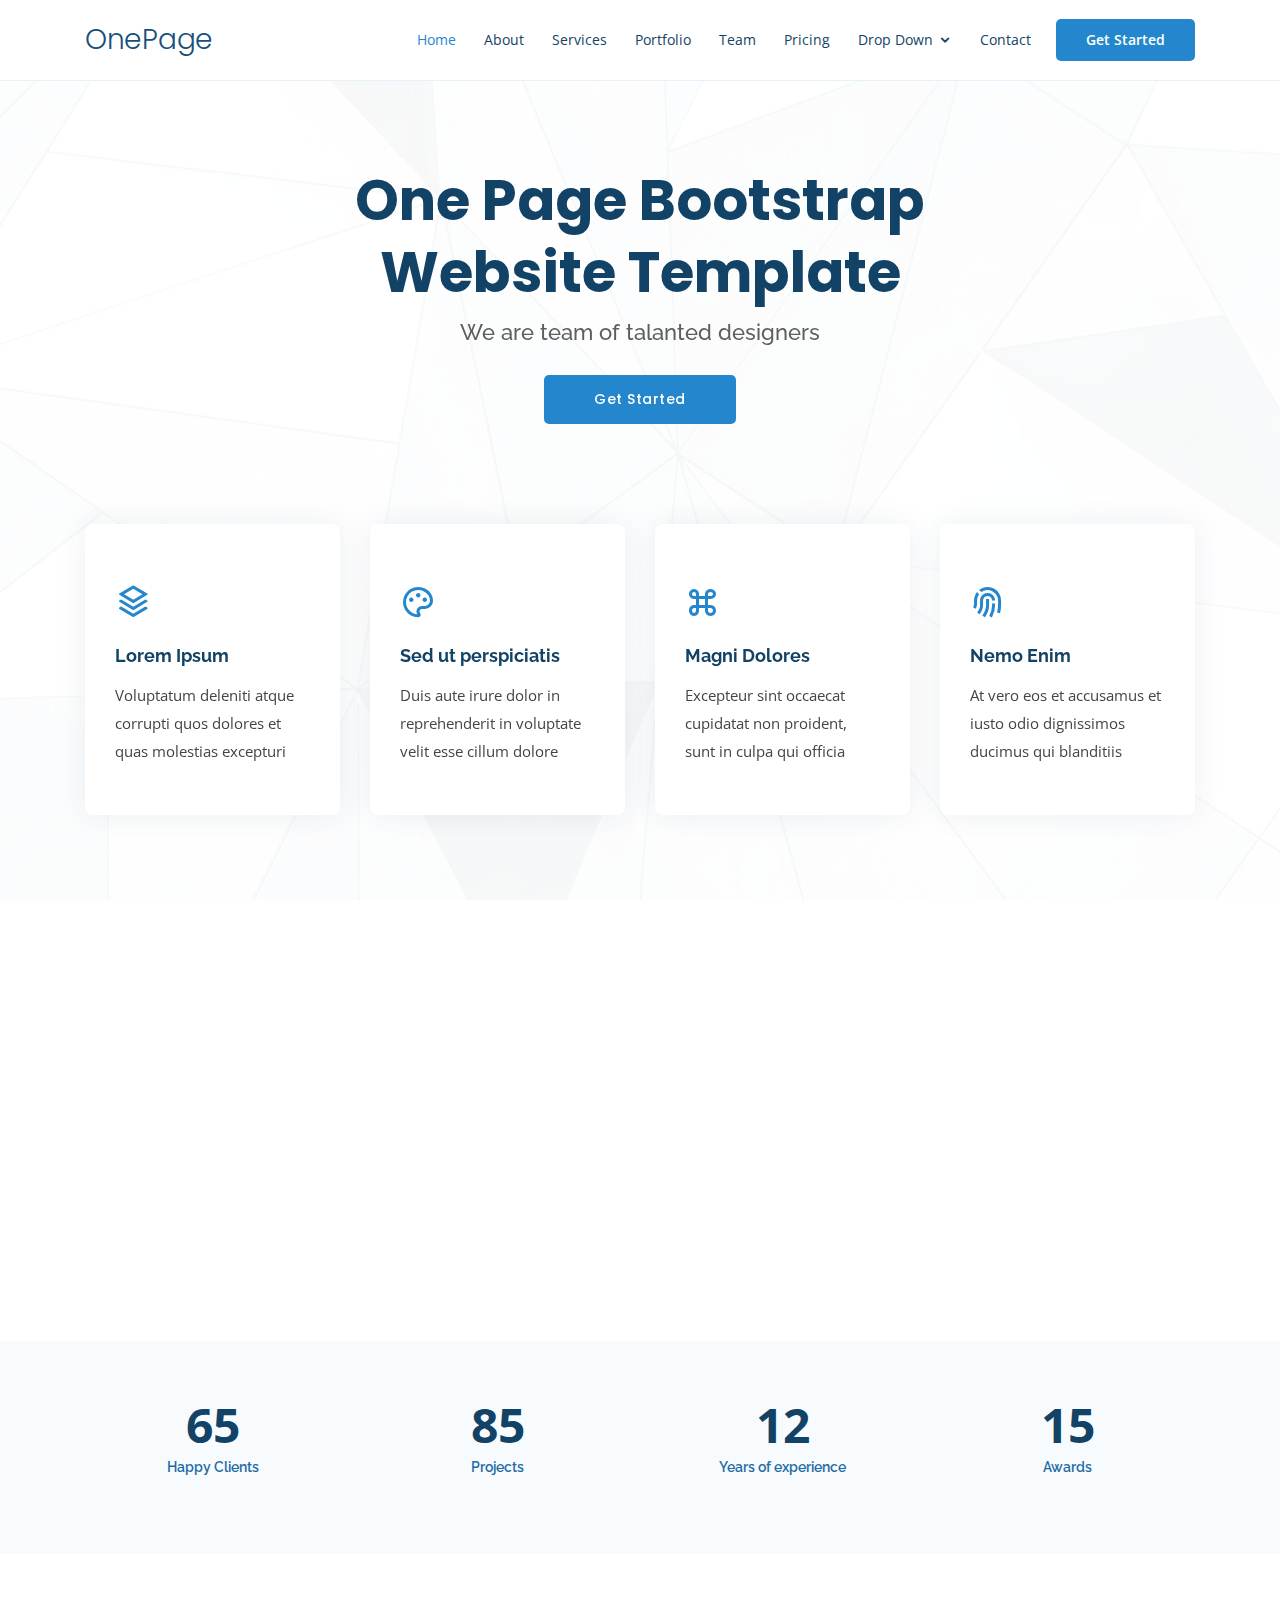
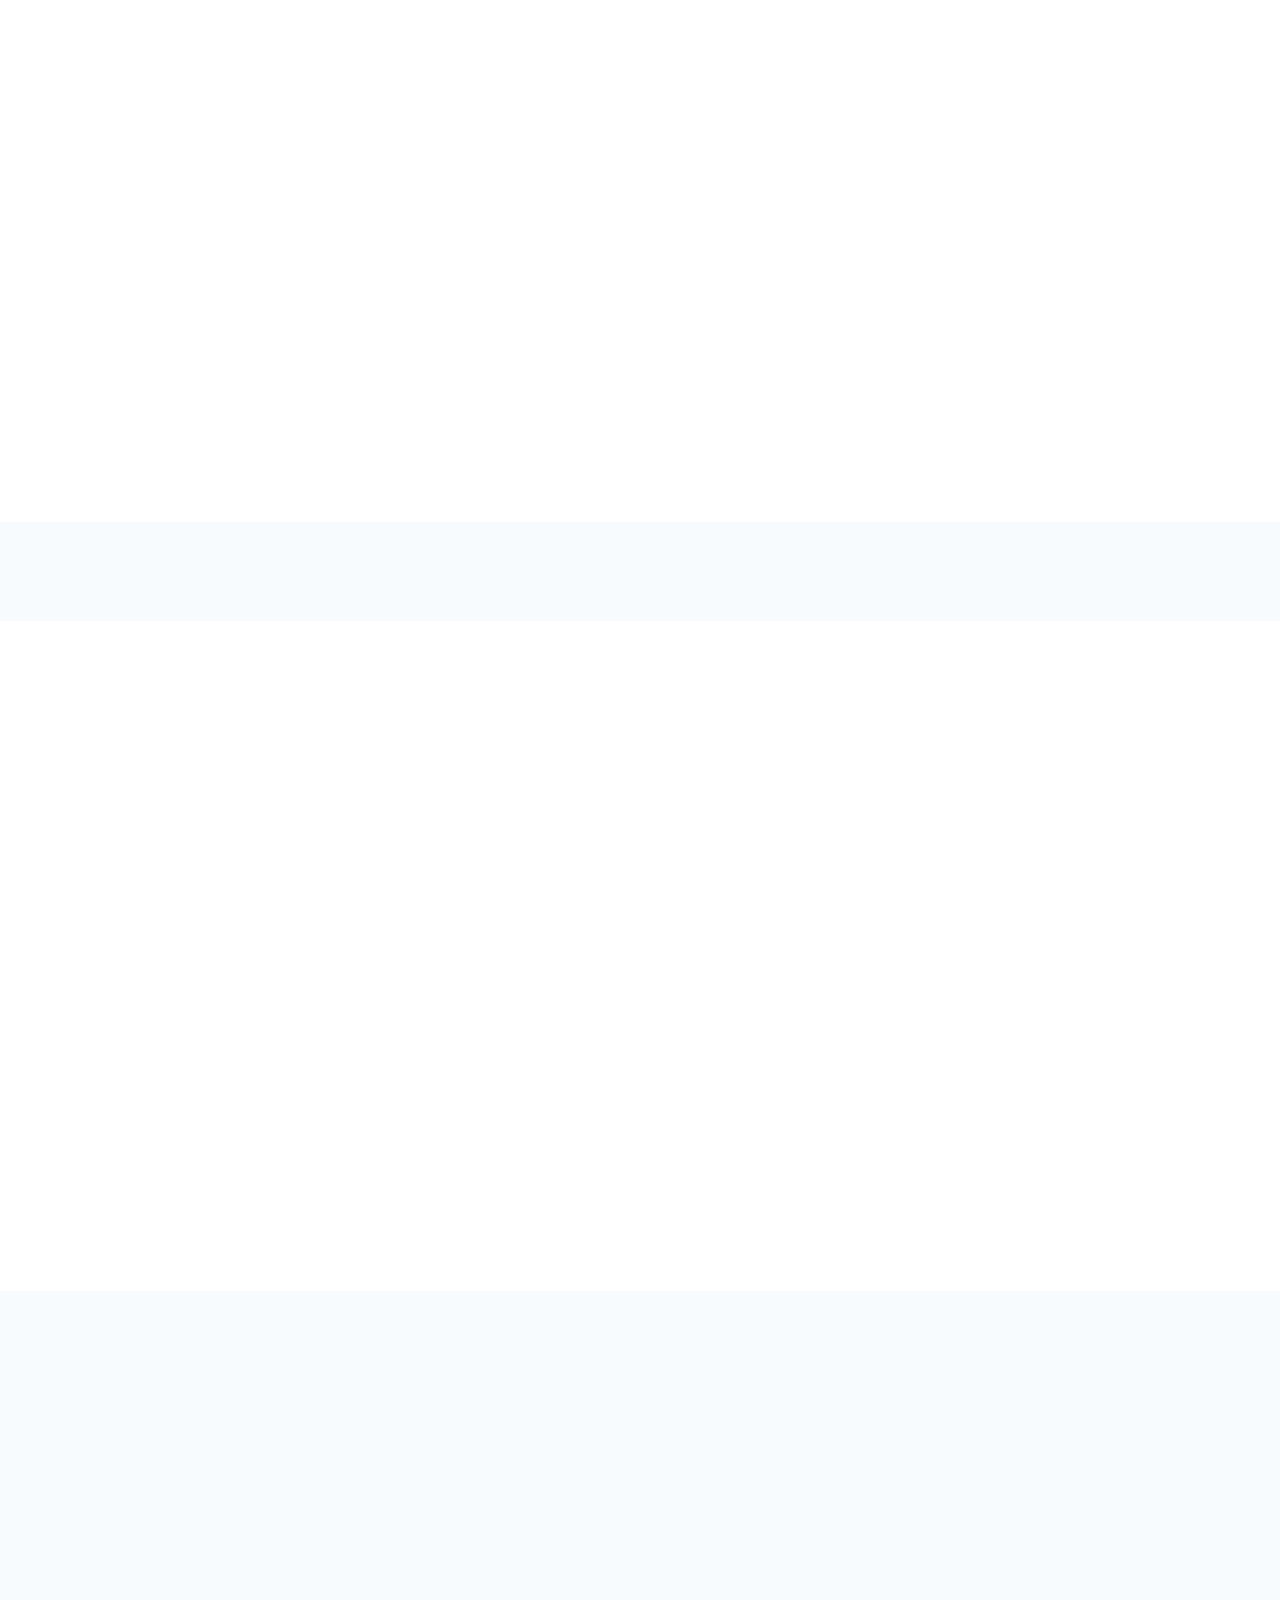
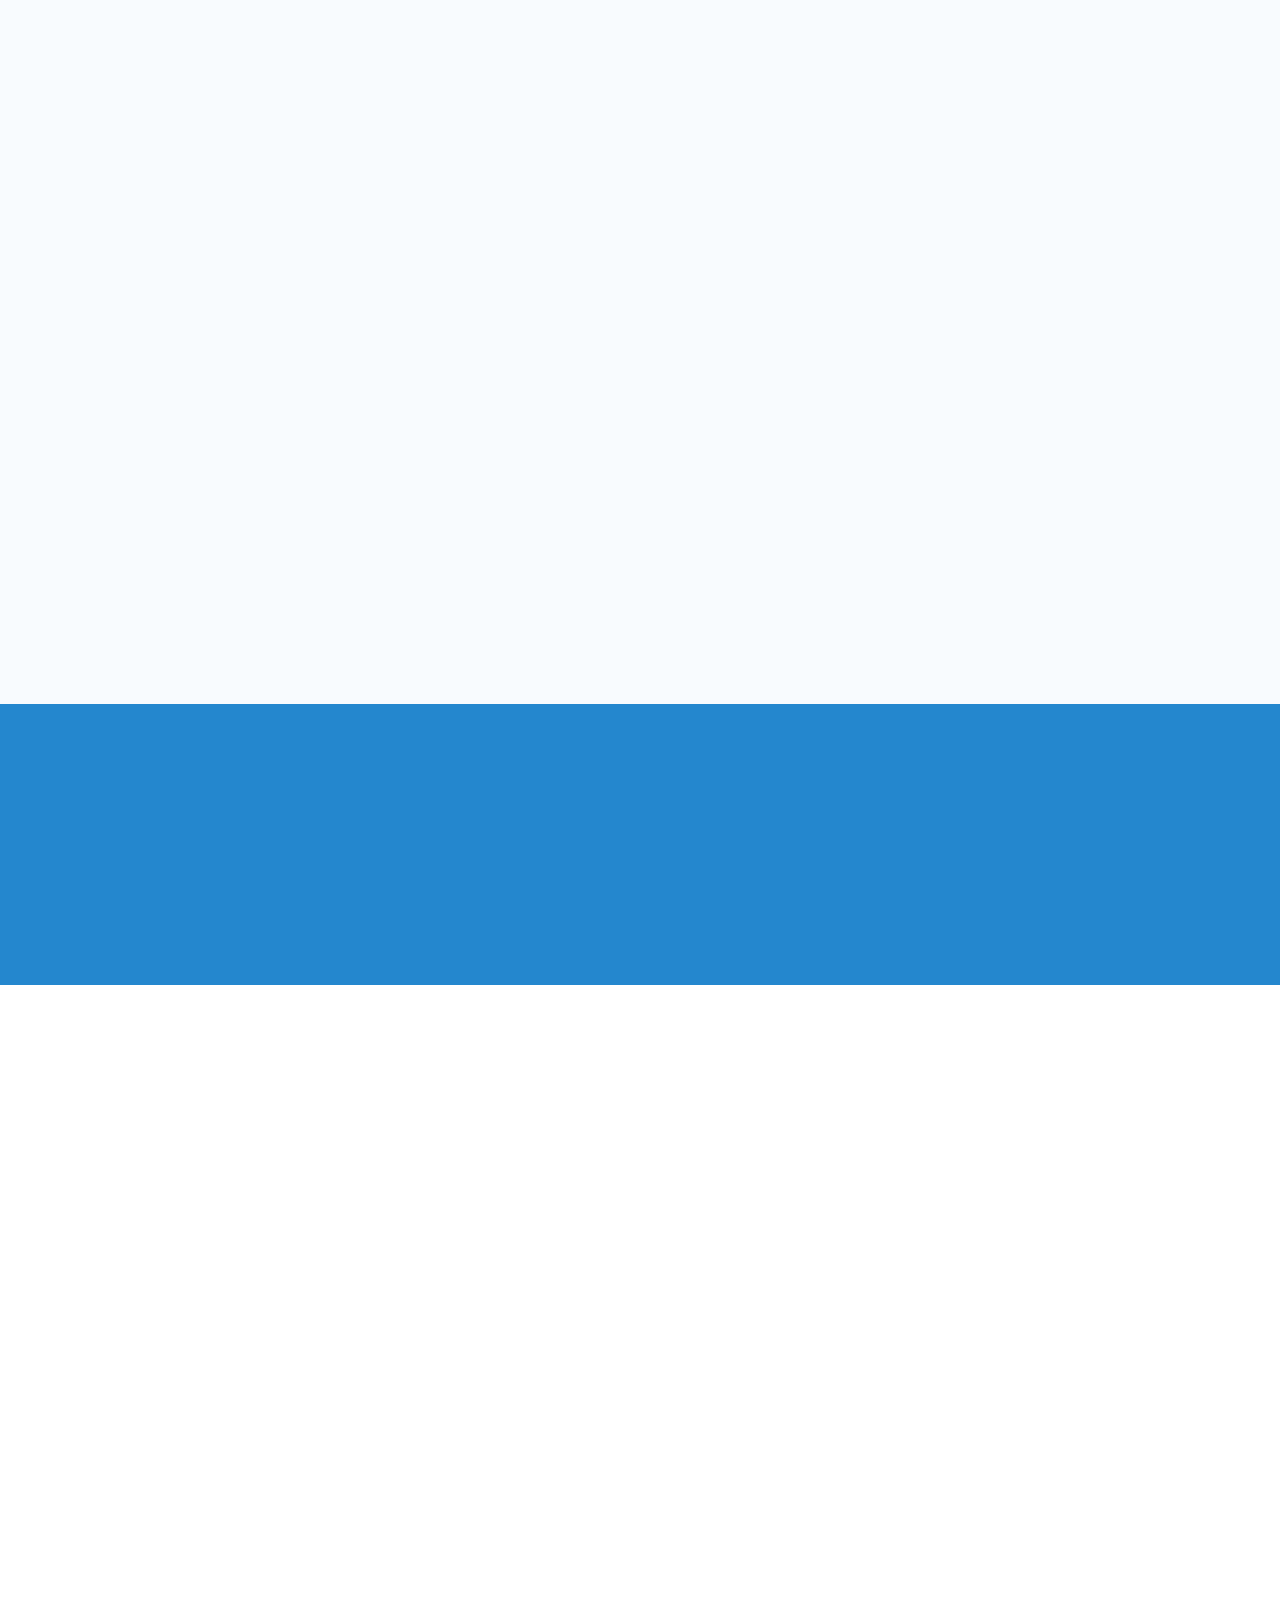
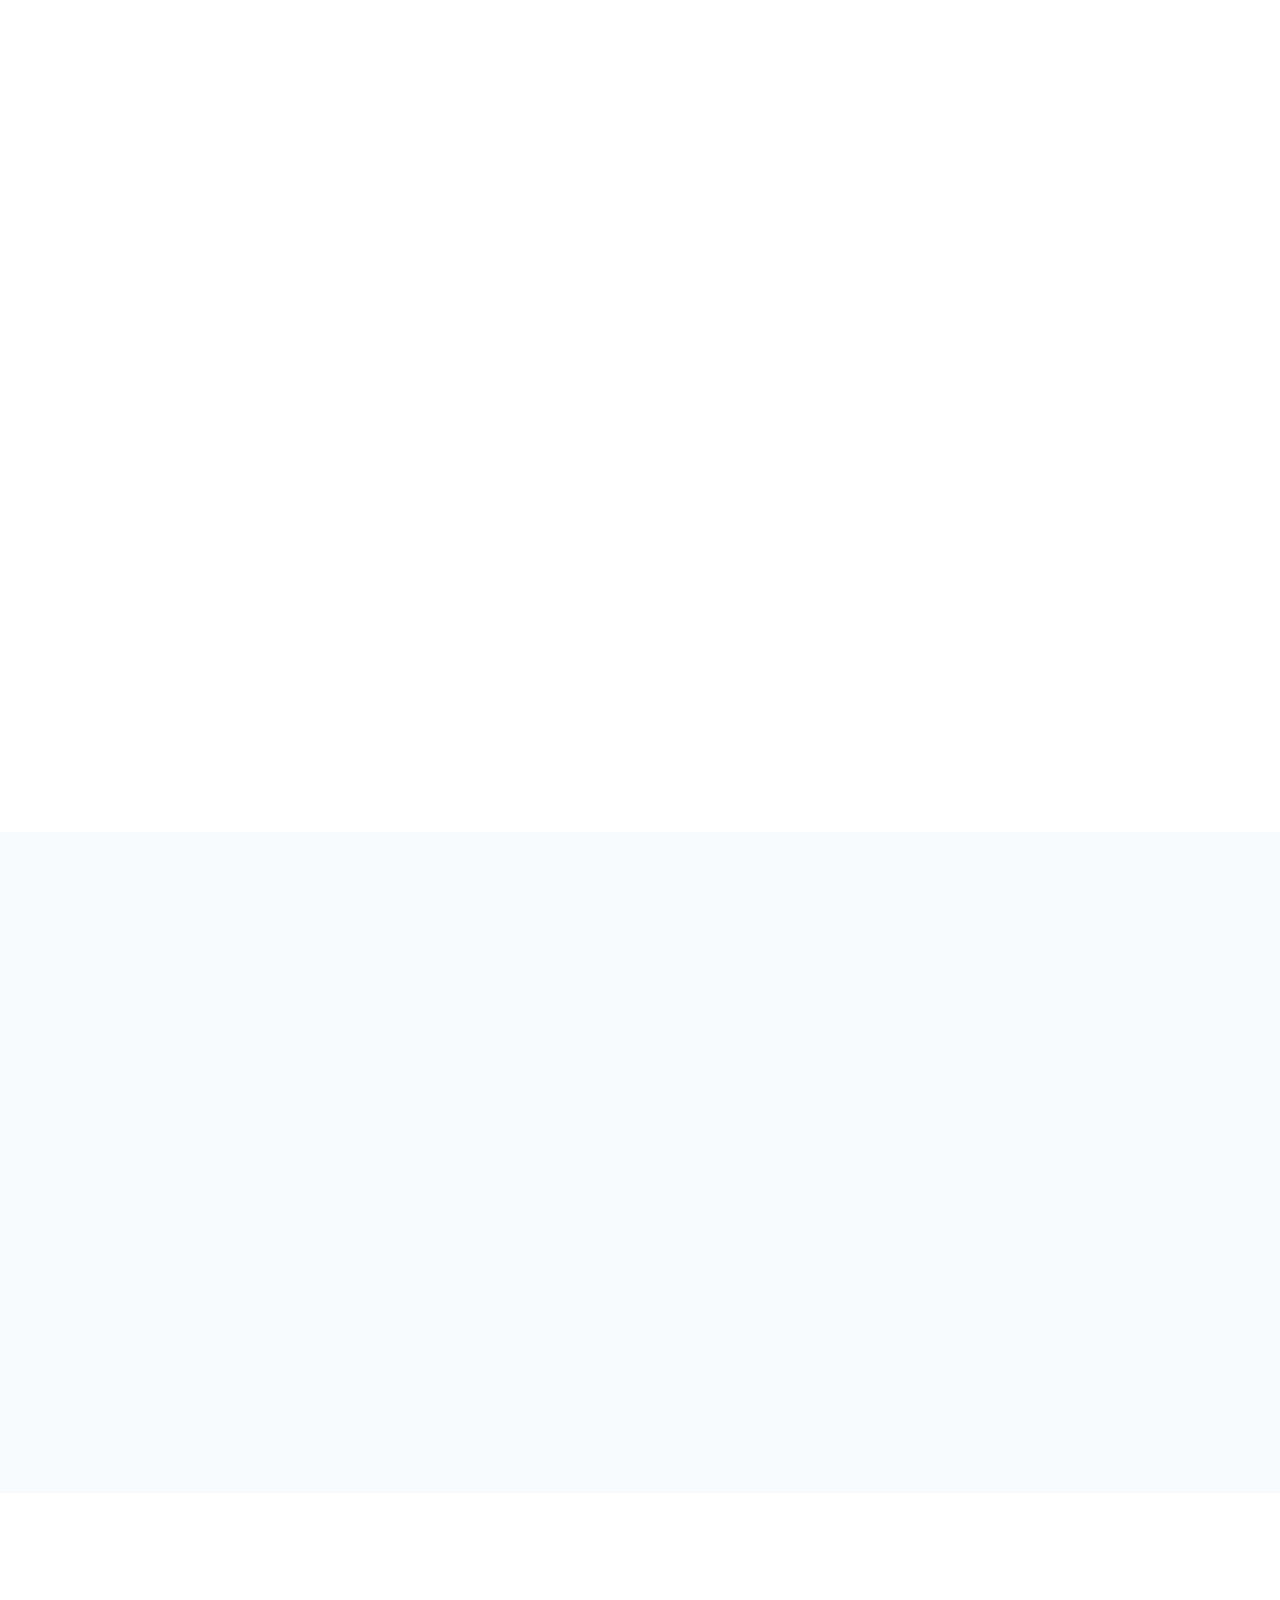
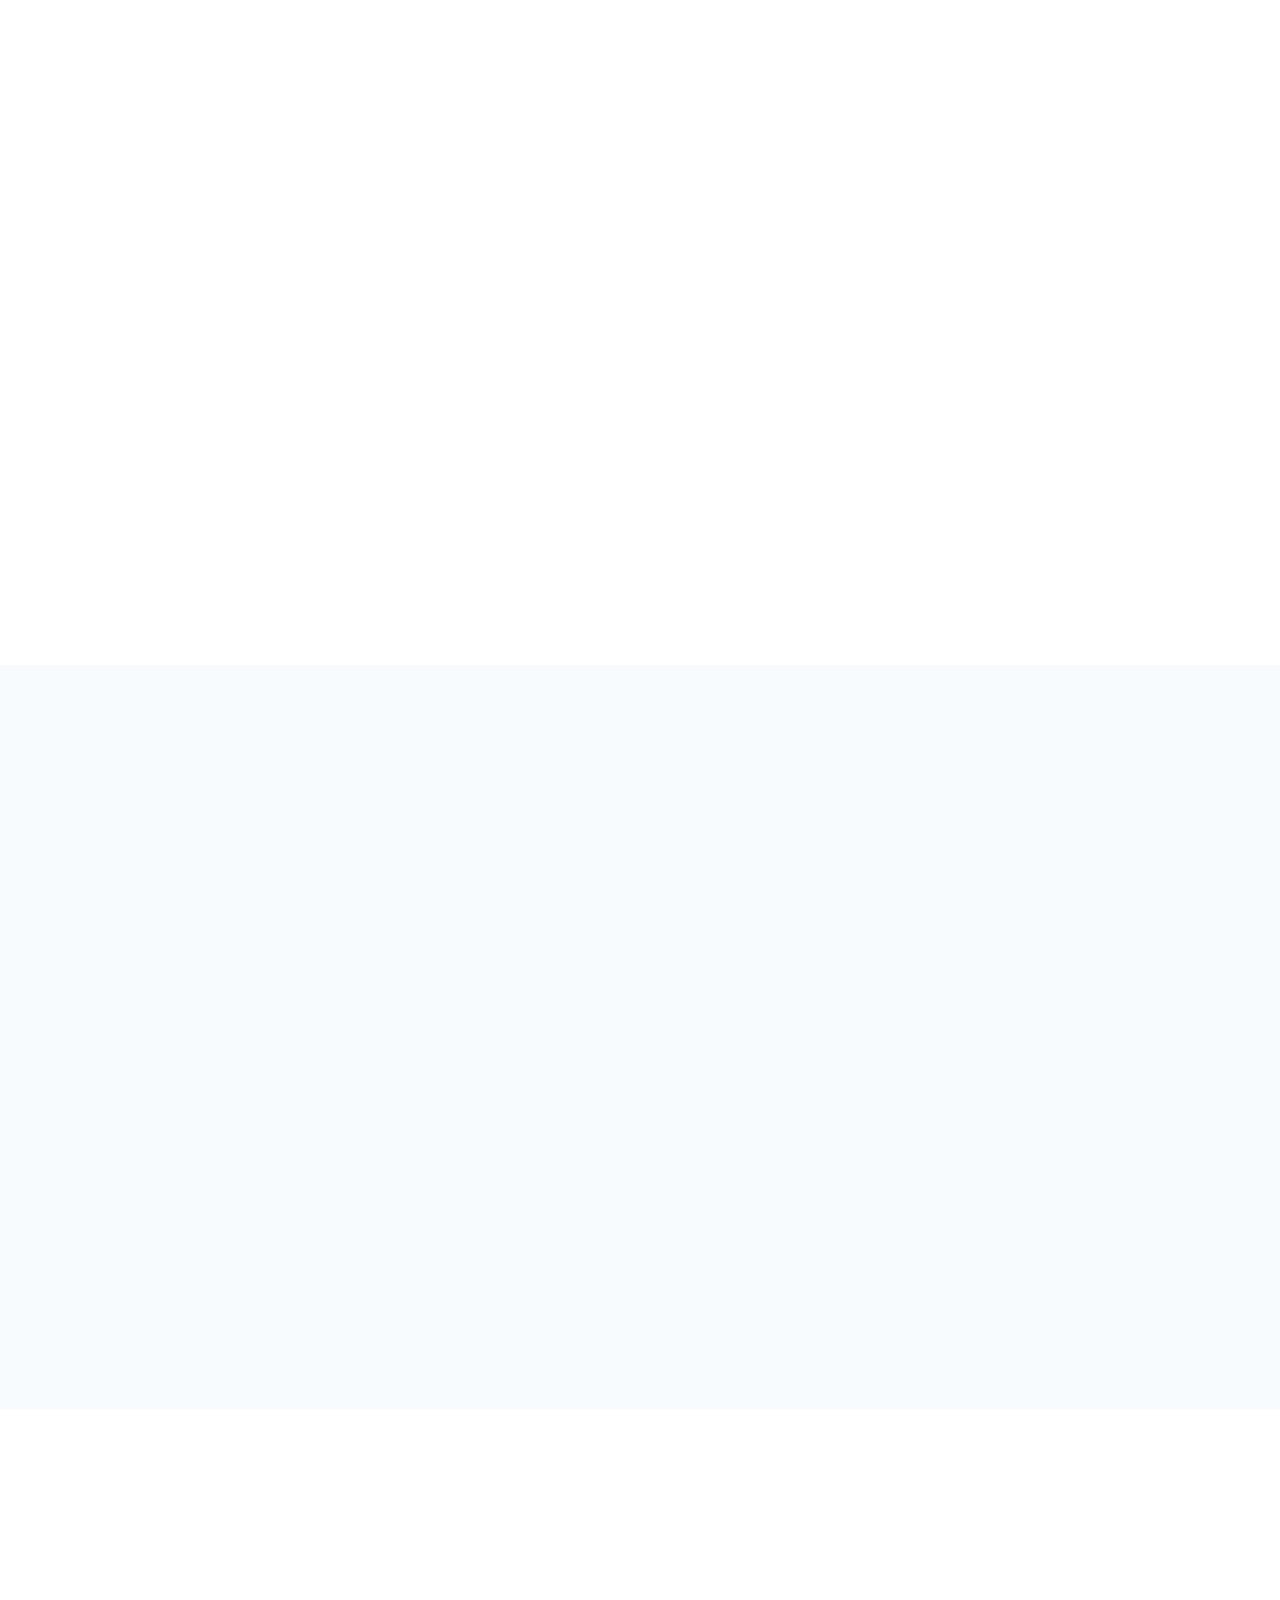
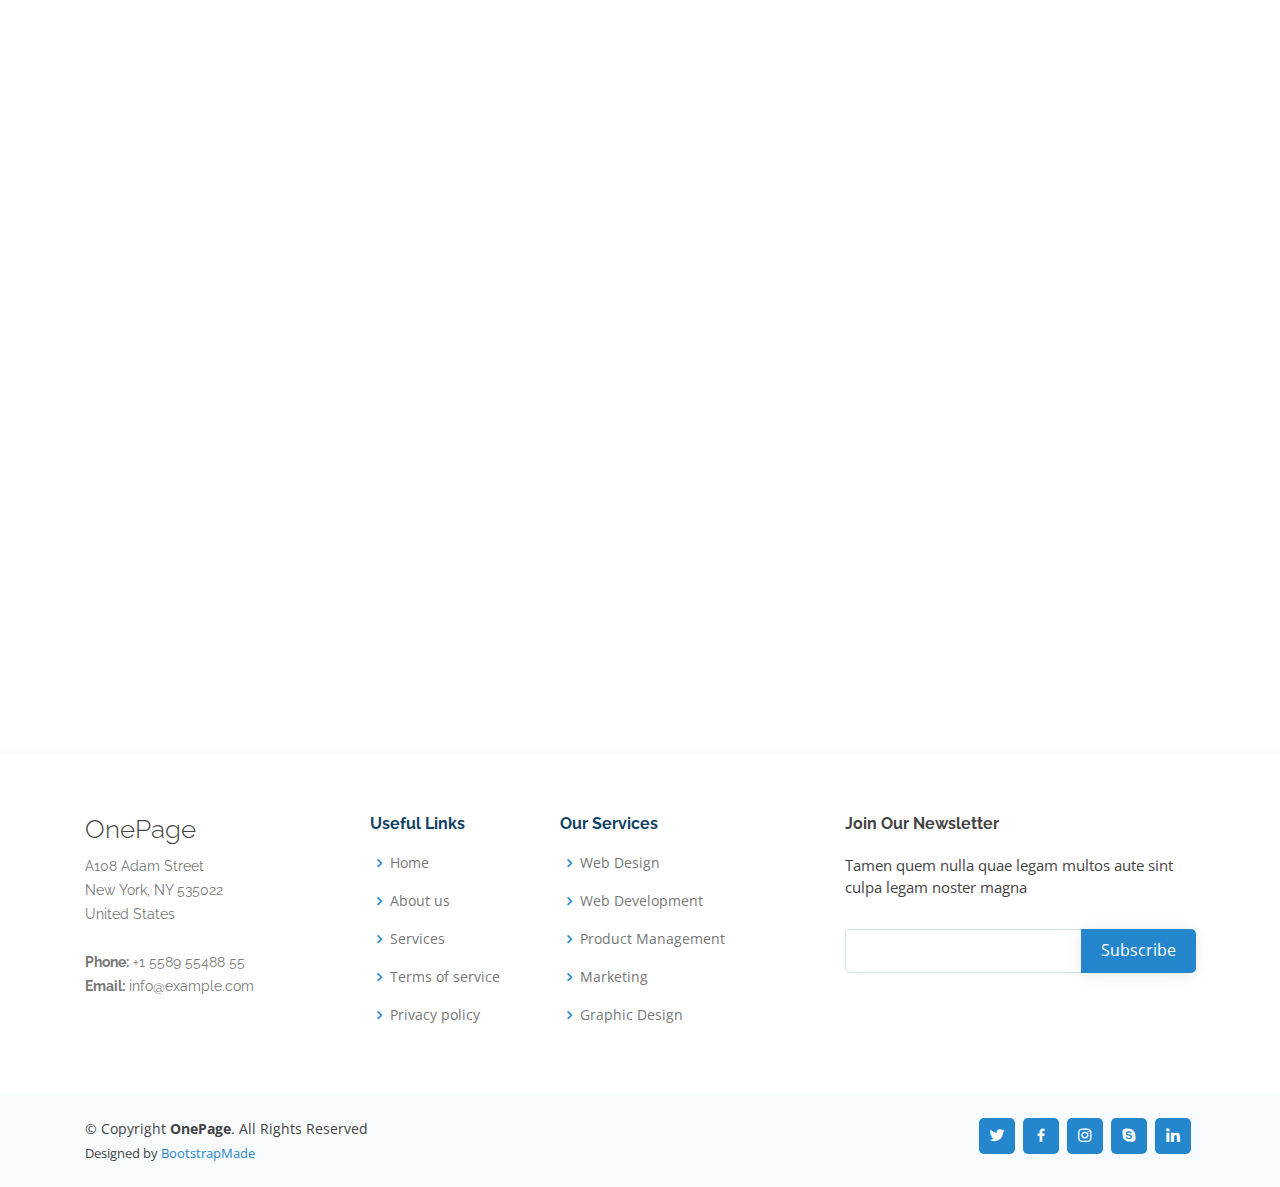
<file: OnePage/index.html>
<!DOCTYPE html>
<html lang="en">

<head>
  <meta charset="utf-8">
  <meta content="width=device-width, initial-scale=1.0" name="viewport">

  <title>OnePage Bootstrap Template - Index</title>
  <meta content="" name="descriptison">
  <meta content="" name="keywords">

  <!-- Favicons -->
  <link href="assets/img/favicon.png" rel="icon">
  <link href="assets/img/apple-touch-icon.png" rel="apple-touch-icon">

  <!-- Google Fonts -->
  <link
    href="https://fonts.googleapis.com/css?family=Open+Sans:300,300i,400,400i,600,600i,700,700i|Raleway:300,300i,400,400i,500,500i,600,600i,700,700i|Poppins:300,300i,400,400i,500,500i,600,600i,700,700i"
    rel="stylesheet">

  <!-- Vendor CSS Files -->
  <link href="assets/vendor/bootstrap/css/bootstrap.min.css" rel="stylesheet">
  <link href="assets/vendor/icofont/icofont.min.css" rel="stylesheet">
  <link href="assets/vendor/boxicons/css/boxicons.min.css" rel="stylesheet">
  <link href="assets/vendor/remixicon/remixicon.css" rel="stylesheet">
  <link href="assets/vendor/venobox/venobox.css" rel="stylesheet">
  <link href="assets/vendor/owl.carousel/assets/owl.carousel.min.css" rel="stylesheet">
  <link href="assets/vendor/aos/aos.css" rel="stylesheet">

  <!-- Template Main CSS File -->
  <link href="assets/css/style.css" rel="stylesheet">

  <!-- =======================================================
  * Template Name: OnePage - v2.1.0
  * Template URL: https://bootstrapmade.com/onepage-multipurpose-bootstrap-template/
  * Author: BootstrapMade.com
  * License: https://bootstrapmade.com/license/
  ======================================================== -->
</head>

<body>

  <!-- ======= Header ======= -->
  <header id="header" class="fixed-top">
    <div class="container d-flex align-items-center">

      <h1 class="logo mr-auto"><a href="index.html">OnePage</a></h1>
      <!-- Uncomment below if you prefer to use an image logo -->
      <!-- <a href="index.html" class="logo mr-auto"><img src="assets/img/logo.png" alt="" class="img-fluid"></a>-->

      <nav class="nav-menu d-none d-lg-block">
        <ul>
          <li class="active"><a href="index.html">Home</a></li>
          <li><a href="#about">About</a></li>
          <li><a href="#services">Services</a></li>
          <li><a href="#portfolio">Portfolio</a></li>
          <li><a href="#team">Team</a></li>
          <li><a href="#pricing">Pricing</a></li>
          <li class="drop-down"><a href="">Drop Down</a>
            <ul>
              <li><a href="#">Drop Down 1</a></li>
              <li class="drop-down"><a href="#">Deep Drop Down</a>
                <ul>
                  <li><a href="#">Deep Drop Down 1</a></li>
                  <li><a href="#">Deep Drop Down 2</a></li>
                  <li><a href="#">Deep Drop Down 3</a></li>
                  <li><a href="#">Deep Drop Down 4</a></li>
                  <li><a href="#">Deep Drop Down 5</a></li>
                </ul>
              </li>
              <li><a href="#">Drop Down 2</a></li>
              <li><a href="#">Drop Down 3</a></li>
              <li><a href="#">Drop Down 4</a></li>
            </ul>
          </li>
          <li><a href="#contact">Contact</a></li>

        </ul>
      </nav><!-- .nav-menu -->

      <a href="#about" class="get-started-btn scrollto">Get Started</a>

    </div>
  </header><!-- End Header -->

  <!-- ======= Hero Section ======= -->
  <section id="hero" class="d-flex align-items-center">
    <div class="container position-relative" data-aos="fade-up" data-aos-delay="100">
      <div class="row justify-content-center">
        <div class="col-xl-7 col-lg-9 text-center">
          <h1>One Page Bootstrap Website Template</h1>
          <h2>We are team of talanted designers</h2>
        </div>
      </div>
      <div class="text-center">
        <a href="#about" class="btn-get-started scrollto">Get Started</a>
      </div>

      <div class="row icon-boxes">
        <div class="col-md-6 col-lg-3 d-flex align-items-stretch mb-5 mb-lg-0" data-aos="zoom-in" data-aos-delay="200">
          <div class="icon-box">
            <div class="icon"><i class="ri-stack-line"></i></div>
            <h4 class="title"><a href="">Lorem Ipsum</a></h4>
            <p class="description">Voluptatum deleniti atque corrupti quos dolores et quas molestias excepturi</p>
          </div>
        </div>

        <div class="col-md-6 col-lg-3 d-flex align-items-stretch mb-5 mb-lg-0" data-aos="zoom-in" data-aos-delay="300">
          <div class="icon-box">
            <div class="icon"><i class="ri-palette-line"></i></div>
            <h4 class="title"><a href="">Sed ut perspiciatis</a></h4>
            <p class="description">Duis aute irure dolor in reprehenderit in voluptate velit esse cillum dolore</p>
          </div>
        </div>

        <div class="col-md-6 col-lg-3 d-flex align-items-stretch mb-5 mb-lg-0" data-aos="zoom-in" data-aos-delay="400">
          <div class="icon-box">
            <div class="icon"><i class="ri-command-line"></i></div>
            <h4 class="title"><a href="">Magni Dolores</a></h4>
            <p class="description">Excepteur sint occaecat cupidatat non proident, sunt in culpa qui officia</p>
          </div>
        </div>

        <div class="col-md-6 col-lg-3 d-flex align-items-stretch mb-5 mb-lg-0" data-aos="zoom-in" data-aos-delay="500">
          <div class="icon-box">
            <div class="icon"><i class="ri-fingerprint-line"></i></div>
            <h4 class="title"><a href="">Nemo Enim</a></h4>
            <p class="description">At vero eos et accusamus et iusto odio dignissimos ducimus qui blanditiis</p>
          </div>
        </div>

      </div>
    </div>
  </section><!-- End Hero -->

  <main id="main">

    <!-- ======= About Section ======= -->
    <section id="about" class="about">
      <div class="container" data-aos="fade-up">

        <div class="section-title">
          <h2>About Us</h2>
          <p>Magnam dolores commodi suscipit. Necessitatibus eius consequatur ex aliquid fuga eum quidem. </p>
        </div>

        <div class="row content">
          <div class="col-lg-6">
            <p>
              Lorem ipsum dolor sit amet, consectetur adipiscing elit, sed do eiusmod tempor incididunt ut labore et
              dolore
              magna aliqua.
            </p>
            <ul>
              <li><i class="ri-check-double-line"></i> Ullamco laboris nisi ut aliquip ex ea commodo consequat</li>
              <li><i class="ri-check-double-line"></i> Duis aute irure dolor in reprehenderit in voluptate velit</li>
              <li><i class="ri-check-double-line"></i> Ullamco laboris nisi ut aliquip ex ea commodo consequat</li>
            </ul>
          </div>
          <div class="col-lg-6 pt-4 pt-lg-0">
            <p>
              Ullamco laboris nisi ut aliquip ex ea commodo consequat. Duis aute irure dolor in reprehenderit in
              voluptate
              velit esse cillum dolore eu fugiat nulla pariatur. Excepteur sint occaecat cupidatat non proident, sunt in
              culpa qui officia deserunt mollit anim id est laborum.
            </p>
            <a href="#" class="btn-learn-more">Learn More</a>
          </div>
        </div>

      </div>
    </section><!-- End About Section -->

    <!-- ======= Counts Section ======= -->
    <section id="counts" class="counts section-bg">
      <div class="container">

        <div class="row justify-content-end">

          <div class="col-lg-3 col-md-5 col-6 d-md-flex align-items-md-stretch">
            <div class="count-box">
              <span data-toggle="counter-up">65</span>
              <p>Happy Clients</p>
            </div>
          </div>

          <div class="col-lg-3 col-md-5 col-6 d-md-flex align-items-md-stretch">
            <div class="count-box">
              <span data-toggle="counter-up">85</span>
              <p>Projects</p>
            </div>
          </div>

          <div class="col-lg-3 col-md-5 col-6 d-md-flex align-items-md-stretch">
            <div class="count-box">
              <span data-toggle="counter-up">12</span>
              <p>Years of experience</p>
            </div>
          </div>

          <div class="col-lg-3 col-md-5 col-6 d-md-flex align-items-md-stretch">
            <div class="count-box">
              <span data-toggle="counter-up">15</span>
              <p>Awards</p>
            </div>
          </div>

        </div>

      </div>
    </section><!-- End Counts Section -->

    <!-- ======= About Video Section ======= -->
    <section id="about-video" class="about-video">
      <div class="container" data-aos="fade-up">

        <div class="row">

          <div class="col-lg-6 video-box align-self-baseline" data-aos="fade-right" data-aos-delay="100">
            <img src="assets/img/about-video.jpg" class="img-fluid" alt="">
            <a href="https://www.youtube.com/watch?v=jDDaplaOz7Q" class="venobox play-btn mb-4" data-vbtype="video"
              data-autoplay="true"></a>
          </div>

          <div class="col-lg-6 pt-3 pt-lg-0 content" data-aos="fade-left" data-aos-delay="100">
            <h3>Voluptatem dignissimos provident quasi corporis voluptates sit assumenda.</h3>
            <p class="font-italic">
              Lorem ipsum dolor sit amet, consectetur adipiscing elit, sed do eiusmod tempor incididunt ut labore et
              dolore
              magna aliqua.
            </p>
            <ul>
              <li><i class="bx bx-check-double"></i> Ullamco laboris nisi ut aliquip ex ea commodo consequat.</li>
              <li><i class="bx bx-check-double"></i> Duis aute irure dolor in reprehenderit in voluptate velit.</li>
              <li><i class="bx bx-check-double"></i> Voluptate repellendus pariatur reprehenderit corporis sint.</li>
              <li><i class="bx bx-check-double"></i> Ullamco laboris nisi ut aliquip ex ea commodo consequat. Duis aute
                irure dolor in reprehenderit in voluptate trideta storacalaperda mastiro dolore eu fugiat nulla
                pariatur.</li>
            </ul>
            <p>
              Ullamco laboris nisi ut aliquip ex ea commodo consequat. Duis aute irure dolor in reprehenderit in
              voluptate
              velit esse cillum dolore eu fugiat nulla pariatur. Excepteur sint occaecat cupidatat non proident, sunt in
              culpa qui officia deserunt mollit anim id est laborum
            </p>
          </div>

        </div>

      </div>
    </section><!-- End About Video Section -->

    <!-- ======= Clients Section ======= -->
    <section id="clients" class="clients section-bg">
      <div class="container">

        <div class="row">

          <div class="col-lg-2 col-md-4 col-6 d-flex align-items-center justify-content-center" data-aos="zoom-in">
            <img src="assets/img/clients/client-1.png" class="img-fluid" alt="">
          </div>

          <div class="col-lg-2 col-md-4 col-6 d-flex align-items-center justify-content-center" data-aos="zoom-in">
            <img src="assets/img/clients/client-2.png" class="img-fluid" alt="">
          </div>

          <div class="col-lg-2 col-md-4 col-6 d-flex align-items-center justify-content-center" data-aos="zoom-in">
            <img src="assets/img/clients/client-3.png" class="img-fluid" alt="">
          </div>

          <div class="col-lg-2 col-md-4 col-6 d-flex align-items-center justify-content-center" data-aos="zoom-in">
            <img src="assets/img/clients/client-4.png" class="img-fluid" alt="">
          </div>

          <div class="col-lg-2 col-md-4 col-6 d-flex align-items-center justify-content-center" data-aos="zoom-in">
            <img src="assets/img/clients/client-5.png" class="img-fluid" alt="">
          </div>

          <div class="col-lg-2 col-md-4 col-6 d-flex align-items-center justify-content-center" data-aos="zoom-in">
            <img src="assets/img/clients/client-6.png" class="img-fluid" alt="">
          </div>

        </div>

      </div>
    </section><!-- End Clients Section -->

    <!-- ======= Testimonials Section ======= -->
    <section id="testimonials" class="testimonials">
      <div class="container" data-aos="fade-up">

        <div class="section-title">
          <h2>Testimonials</h2>
          <p>Magnam dolores commodi suscipit. Necessitatibus eius consequatur ex aliquid fuga eum quidem. Sit sint
            consectetur velit. Quisquam quos quisquam cupiditate. Et nemo qui impedit suscipit alias ea. Quia fugiat sit
            in iste officiis commodi quidem hic quas.</p>
        </div>

        <div class="owl-carousel testimonials-carousel">

          <div class="testimonial-item">
            <p>
              <i class="bx bxs-quote-alt-left quote-icon-left"></i>
              Proin iaculis purus consequat sem cure digni ssim donec porttitora entum suscipit rhoncus. Accusantium
              quam, ultricies eget id, aliquam eget nibh et. Maecen aliquam, risus at semper.
              <i class="bx bxs-quote-alt-right quote-icon-right"></i>
            </p>
            <img src="assets/img/testimonials/testimonials-1.jpg" class="testimonial-img" alt="">
            <h3>Saul Goodman</h3>
            <h4>Ceo &amp; Founder</h4>
          </div>

          <div class="testimonial-item">
            <p>
              <i class="bx bxs-quote-alt-left quote-icon-left"></i>
              Export tempor illum tamen malis malis eram quae irure esse labore quem cillum quid cillum eram malis
              quorum velit fore eram velit sunt aliqua noster fugiat irure amet legam anim culpa.
              <i class="bx bxs-quote-alt-right quote-icon-right"></i>
            </p>
            <img src="assets/img/testimonials/testimonials-2.jpg" class="testimonial-img" alt="">
            <h3>Sara Wilsson</h3>
            <h4>Designer</h4>
          </div>

          <div class="testimonial-item">
            <p>
              <i class="bx bxs-quote-alt-left quote-icon-left"></i>
              Enim nisi quem export duis labore cillum quae magna enim sint quorum nulla quem veniam duis minim tempor
              labore quem eram duis noster aute amet eram fore quis sint minim.
              <i class="bx bxs-quote-alt-right quote-icon-right"></i>
            </p>
            <img src="assets/img/testimonials/testimonials-3.jpg" class="testimonial-img" alt="">
            <h3>Jena Karlis</h3>
            <h4>Store Owner</h4>
          </div>

          <div class="testimonial-item">
            <p>
              <i class="bx bxs-quote-alt-left quote-icon-left"></i>
              Fugiat enim eram quae cillum dolore dolor amet nulla culpa multos export minim fugiat minim velit minim
              dolor enim duis veniam ipsum anim magna sunt elit fore quem dolore labore illum veniam.
              <i class="bx bxs-quote-alt-right quote-icon-right"></i>
            </p>
            <img src="assets/img/testimonials/testimonials-4.jpg" class="testimonial-img" alt="">
            <h3>Matt Brandon</h3>
            <h4>Freelancer</h4>
          </div>

          <div class="testimonial-item">
            <p>
              <i class="bx bxs-quote-alt-left quote-icon-left"></i>
              Quis quorum aliqua sint quem legam fore sunt eram irure aliqua veniam tempor noster veniam enim culpa
              labore duis sunt culpa nulla illum cillum fugiat legam esse veniam culpa fore nisi cillum quid.
              <i class="bx bxs-quote-alt-right quote-icon-right"></i>
            </p>
            <img src="assets/img/testimonials/testimonials-5.jpg" class="testimonial-img" alt="">
            <h3>John Larson</h3>
            <h4>Entrepreneur</h4>
          </div>

        </div>

      </div>
    </section><!-- End Testimonials Section -->

    <!-- ======= Services Section ======= -->
    <section id="services" class="services section-bg">
      <div class="container" data-aos="fade-up">

        <div class="section-title">
          <h2>Sevices</h2>
          <p>Magnam dolores commodi suscipit. Necessitatibus eius consequatur ex aliquid fuga eum quidem. Sit sint
            consectetur velit. Quisquam quos quisquam cupiditate. Et nemo qui impedit suscipit alias ea. Quia fugiat sit
            in iste officiis commodi quidem hic quas.</p>
        </div>

        <div class="row">
          <div class="col-lg-4 col-md-6 d-flex align-items-stretch" data-aos="zoom-in" data-aos-delay="100">
            <div class="icon-box iconbox-blue">
              <div class="icon">
                <svg width="100" height="100" viewBox="0 0 600 600" xmlns="http://www.w3.org/2000/svg">
                  <path stroke="none" stroke-width="0" fill="#f5f5f5"
                    d="M300,521.0016835830174C376.1290562159157,517.8887921683347,466.0731472004068,529.7835943286574,510.70327084640275,468.03025145048787C554.3714126377745,407.6079735673963,508.03601936045806,328.9844924480964,491.2728898941984,256.3432110539036C474.5976632858925,184.082847569629,479.9380746630129,96.60480741107993,416.23090153303,58.64404602377083C348.86323505073057,18.502131276798302,261.93793281208167,40.57373210992963,193.5410806939664,78.93577620505333C130.42746243093433,114.334589627462,98.30271207620316,179.96522072025542,76.75703585869454,249.04625023123273C51.97151888228291,328.5150500222984,13.704378332031375,421.85034740162234,66.52175969318436,486.19268352777647C119.04800174914682,550.1803526380478,217.28368757567262,524.383925680826,300,521.0016835830174">
                  </path>
                </svg>
                <i class="bx bxl-dribbble"></i>
              </div>
              <h4><a href="">Lorem Ipsum</a></h4>
              <p>Voluptatum deleniti atque corrupti quos dolores et quas molestias excepturi</p>
            </div>
          </div>

          <div class="col-lg-4 col-md-6 d-flex align-items-stretch mt-4 mt-md-0" data-aos="zoom-in"
            data-aos-delay="200">
            <div class="icon-box iconbox-orange ">
              <div class="icon">
                <svg width="100" height="100" viewBox="0 0 600 600" xmlns="http://www.w3.org/2000/svg">
                  <path stroke="none" stroke-width="0" fill="#f5f5f5"
                    d="M300,582.0697525312426C382.5290701553225,586.8405444964366,449.9789794690241,525.3245884688669,502.5850820975895,461.55621195738473C556.606425686781,396.0723002908107,615.8543463187945,314.28637112970534,586.6730223649479,234.56875336149918C558.9533121215079,158.8439757836574,454.9685369536778,164.00468322053177,381.49747125262974,130.76875717737553C312.15926192815925,99.40240125094834,248.97055460311594,18.661163978235184,179.8680185752513,50.54337015887873C110.5421016452524,82.52863877960104,119.82277516462835,180.83849132639028,109.12597500060166,256.43424936330496C100.08760227029461,320.3096726198365,92.17705696193138,384.0621239912766,124.79988738764834,439.7174275375508C164.83382741302287,508.01625554203684,220.96474134820875,577.5009287672846,300,582.0697525312426">
                  </path>
                </svg>
                <i class="bx bx-file"></i>
              </div>
              <h4><a href="">Sed Perspiciatis</a></h4>
              <p>Duis aute irure dolor in reprehenderit in voluptate velit esse cillum dolore</p>
            </div>
          </div>

          <div class="col-lg-4 col-md-6 d-flex align-items-stretch mt-4 mt-lg-0" data-aos="zoom-in"
            data-aos-delay="300">
            <div class="icon-box iconbox-pink">
              <div class="icon">
                <svg width="100" height="100" viewBox="0 0 600 600" xmlns="http://www.w3.org/2000/svg">
                  <path stroke="none" stroke-width="0" fill="#f5f5f5"
                    d="M300,541.5067337569781C382.14930387511276,545.0595476570109,479.8736841581634,548.3450877840088,526.4010558755058,480.5488172755941C571.5218469581645,414.80211281144784,517.5187510058486,332.0715597781072,496.52539010469104,255.14436215662573C477.37192572678356,184.95920475031193,473.57363656557914,105.61284051026155,413.0603344069578,65.22779650032875C343.27470386102294,18.654635553484475,251.2091493199835,5.337323636656869,175.0934190732945,40.62881213300186C97.87086631185822,76.43348514350839,51.98124368387456,156.15599469081315,36.44837278890362,239.84606092416172C21.716077023791087,319.22268207091537,43.775223500013084,401.1760424656574,96.891909868211,461.97329694683043C147.22146801428983,519.5804099606455,223.5754009179313,538.201503339737,300,541.5067337569781">
                  </path>
                </svg>
                <i class="bx bx-tachometer"></i>
              </div>
              <h4><a href="">Magni Dolores</a></h4>
              <p>Excepteur sint occaecat cupidatat non proident, sunt in culpa qui officia</p>
            </div>
          </div>

          <div class="col-lg-4 col-md-6 d-flex align-items-stretch mt-4" data-aos="zoom-in" data-aos-delay="100">
            <div class="icon-box iconbox-yellow">
              <div class="icon">
                <svg width="100" height="100" viewBox="0 0 600 600" xmlns="http://www.w3.org/2000/svg">
                  <path stroke="none" stroke-width="0" fill="#f5f5f5"
                    d="M300,503.46388370962813C374.79870501325706,506.71871716319447,464.8034551963731,527.1746412648533,510.4981551193396,467.86667711651364C555.9287308511215,408.9015244558933,512.6030010748507,327.5744911775523,490.211057578863,256.5855673507754C471.097692560561,195.9906835881958,447.69079081568157,138.11976852964426,395.19560036434837,102.3242989838813C329.3053358748298,57.3949838291264,248.02791733380457,8.279543830951368,175.87071277845988,42.242879143198664C103.41431057327972,76.34704239035025,93.79494320519305,170.9812938413882,81.28167332365135,250.07896920659033C70.17666984294237,320.27484674793965,64.84698225790005,396.69656628748305,111.28512138212992,450.4950937839243C156.20124167950087,502.5303643271138,231.32542653798444,500.4755392045468,300,503.46388370962813">
                  </path>
                </svg>
                <i class="bx bx-layer"></i>
              </div>
              <h4><a href="">Nemo Enim</a></h4>
              <p>At vero eos et accusamus et iusto odio dignissimos ducimus qui blanditiis</p>
            </div>
          </div>

          <div class="col-lg-4 col-md-6 d-flex align-items-stretch mt-4" data-aos="zoom-in" data-aos-delay="200">
            <div class="icon-box iconbox-red">
              <div class="icon">
                <svg width="100" height="100" viewBox="0 0 600 600" xmlns="http://www.w3.org/2000/svg">
                  <path stroke="none" stroke-width="0" fill="#f5f5f5"
                    d="M300,532.3542879108572C369.38199826031484,532.3153073249985,429.10787420159085,491.63046689027357,474.5244479745417,439.17860296908856C522.8885846962883,383.3225815378663,569.1668002868075,314.3205725914397,550.7432151929288,242.7694973846089C532.6665558377875,172.5657663291529,456.2379748765914,142.6223662098291,390.3689995646985,112.34683881706744C326.66090330228417,83.06452184765237,258.84405631176094,53.51806209861945,193.32584062364296,78.48882559362697C121.61183558270385,105.82097193414197,62.805066853699245,167.19869350419734,48.57481801355237,242.6138429142374C34.843463184063346,315.3850353017275,76.69343916112496,383.4422959591041,125.22947124332185,439.3748458443577C170.7312796277747,491.8107796887764,230.57421082200815,532.3932930995766,300,532.3542879108572">
                  </path>
                </svg>
                <i class="bx bx-slideshow"></i>
              </div>
              <h4><a href="">Dele Cardo</a></h4>
              <p>Quis consequatur saepe eligendi voluptatem consequatur dolor consequuntur</p>
            </div>
          </div>

          <div class="col-lg-4 col-md-6 d-flex align-items-stretch mt-4" data-aos="zoom-in" data-aos-delay="300">
            <div class="icon-box iconbox-teal">
              <div class="icon">
                <svg width="100" height="100" viewBox="0 0 600 600" xmlns="http://www.w3.org/2000/svg">
                  <path stroke="none" stroke-width="0" fill="#f5f5f5"
                    d="M300,566.797414625762C385.7384707136149,576.1784315230908,478.7894351017131,552.8928747891023,531.9192734346935,484.94944893311C584.6109503024035,417.5663521118492,582.489472248146,322.67544863468447,553.9536738515405,242.03673114598146C529.1557734026468,171.96086150256528,465.24506316201064,127.66468636344209,395.9583748389544,100.7403814666027C334.2173773831606,76.7482773500951,269.4350130405921,84.62216499799875,207.1952322260088,107.2889140133804C132.92018162631612,134.33871894543012,41.79353780512637,160.00259165414826,22.644507872594943,236.69541883565114C3.319112789854554,314.0945973066697,72.72355303640163,379.243833228382,124.04198916343866,440.3218312028393C172.9286146004772,498.5055451809895,224.45579914871206,558.5317968840102,300,566.797414625762">
                  </path>
                </svg>
                <i class="bx bx-arch"></i>
              </div>
              <h4><a href="">Divera Don</a></h4>
              <p>Modi nostrum vel laborum. Porro fugit error sit minus sapiente sit aspernatur</p>
            </div>
          </div>

        </div>

      </div>
    </section><!-- End Sevices Section -->

    <!-- ======= Cta Section ======= -->
    <section id="cta" class="cta">
      <div class="container" data-aos="zoom-in">
        <div class="text-center">
          <h3>Call To Action</h3>
          <p> Duis aute irure dolor in reprehenderit in voluptate velit esse cillum dolore eu fugiat nulla pariatur.
            Excepteur sint occaecat cupidatat non proident, sunt in culpa qui officia deserunt mollit anim id est
            laborum.</p>
          <a class="cta-btn" href="#">Call To Action</a>
        </div>
      </div>
    </section><!-- End Cta Section -->

    <!-- ======= Portfolio Section ======= -->
    <section id="portfolio" class="portfolio">
      <div class="container" data-aos="fade-up">

        <div class="section-title">
          <h2>Portfolio</h2>
          <p>Magnam dolores commodi suscipit. Necessitatibus eius consequatur ex aliquid fuga eum quidem. Sit sint
            consectetur velit. Quisquam quos quisquam cupiditate. Et nemo qui impedit suscipit alias ea. Quia fugiat sit
            in iste officiis commodi quidem hic quas.</p>
        </div>

        <div class="row" data-aos="fade-up" data-aos-delay="150">
          <div class="col-lg-12 d-flex justify-content-center">
            <ul id="portfolio-flters">
              <li data-filter="*" class="filter-active">All</li>
              <li data-filter=".filter-app">App</li>
              <li data-filter=".filter-card">Card</li>
              <li data-filter=".filter-web">Web</li>
            </ul>
          </div>
        </div>

        <div class="row portfolio-container" data-aos="fade-up" data-aos-delay="300">

          <div class="col-lg-4 col-md-6 portfolio-item filter-app">
            <div class="portfolio-wrap">
              <img src="assets/img/portfolio/portfolio-1.jpg" class="img-fluid" alt="">
              <div class="portfolio-info">
                <h4>App 1</h4>
                <p>App</p>
                <div class="portfolio-links">
                  <a href="assets/img/portfolio/portfolio-1.jpg" data-gall="portfolioGallery" class="venobox"
                    title="App 1"><i class="bx bx-plus"></i></a>
                  <a href="portfolio-details.html" title="More Details"><i class="bx bx-link"></i></a>
                </div>
              </div>
            </div>
          </div>

          <div class="col-lg-4 col-md-6 portfolio-item filter-web">
            <div class="portfolio-wrap">
              <img src="assets/img/portfolio/portfolio-2.jpg" class="img-fluid" alt="">
              <div class="portfolio-info">
                <h4>Web 3</h4>
                <p>Web</p>
                <div class="portfolio-links">
                  <a href="assets/img/portfolio/portfolio-2.jpg" data-gall="portfolioGallery" class="venobox"
                    title="Web 3"><i class="bx bx-plus"></i></a>
                  <a href="portfolio-details.html" title="More Details"><i class="bx bx-link"></i></a>
                </div>
              </div>
            </div>
          </div>

          <div class="col-lg-4 col-md-6 portfolio-item filter-app">
            <div class="portfolio-wrap">
              <img src="assets/img/portfolio/portfolio-3.jpg" class="img-fluid" alt="">
              <div class="portfolio-info">
                <h4>App 2</h4>
                <p>App</p>
                <div class="portfolio-links">
                  <a href="assets/img/portfolio/portfolio-3.jpg" data-gall="portfolioGallery" class="venobox"
                    title="App 2"><i class="bx bx-plus"></i></a>
                  <a href="portfolio-details.html" title="More Details"><i class="bx bx-link"></i></a>
                </div>
              </div>
            </div>
          </div>

          <div class="col-lg-4 col-md-6 portfolio-item filter-card">
            <div class="portfolio-wrap">
              <img src="assets/img/portfolio/portfolio-4.jpg" class="img-fluid" alt="">
              <div class="portfolio-info">
                <h4>Card 2</h4>
                <p>Card</p>
                <div class="portfolio-links">
                  <a href="assets/img/portfolio/portfolio-4.jpg" data-gall="portfolioGallery" class="venobox"
                    title="Card 2"><i class="bx bx-plus"></i></a>
                  <a href="portfolio-details.html" title="More Details"><i class="bx bx-link"></i></a>
                </div>
              </div>
            </div>
          </div>

          <div class="col-lg-4 col-md-6 portfolio-item filter-web">
            <div class="portfolio-wrap">
              <img src="assets/img/portfolio/portfolio-5.jpg" class="img-fluid" alt="">
              <div class="portfolio-info">
                <h4>Web 2</h4>
                <p>Web</p>
                <div class="portfolio-links">
                  <a href="assets/img/portfolio/portfolio-5.jpg" data-gall="portfolioGallery" class="venobox"
                    title="Web 2"><i class="bx bx-plus"></i></a>
                  <a href="portfolio-details.html" title="More Details"><i class="bx bx-link"></i></a>
                </div>
              </div>
            </div>
          </div>

          <div class="col-lg-4 col-md-6 portfolio-item filter-app">
            <div class="portfolio-wrap">
              <img src="assets/img/portfolio/portfolio-6.jpg" class="img-fluid" alt="">
              <div class="portfolio-info">
                <h4>App 3</h4>
                <p>App</p>
                <div class="portfolio-links">
                  <a href="assets/img/portfolio/portfolio-6.jpg" data-gall="portfolioGallery" class="venobox"
                    title="App 3"><i class="bx bx-plus"></i></a>
                  <a href="portfolio-details.html" title="More Details"><i class="bx bx-link"></i></a>
                </div>
              </div>
            </div>
          </div>

          <div class="col-lg-4 col-md-6 portfolio-item filter-card">
            <div class="portfolio-wrap">
              <img src="assets/img/portfolio/portfolio-7.jpg" class="img-fluid" alt="">
              <div class="portfolio-info">
                <h4>Card 1</h4>
                <p>Card</p>
                <div class="portfolio-links">
                  <a href="assets/img/portfolio/portfolio-7.jpg" data-gall="portfolioGallery" class="venobox"
                    title="Card 1"><i class="bx bx-plus"></i></a>
                  <a href="portfolio-details.html" title="More Details"><i class="bx bx-link"></i></a>
                </div>
              </div>
            </div>
          </div>

          <div class="col-lg-4 col-md-6 portfolio-item filter-card">
            <div class="portfolio-wrap">
              <img src="assets/img/portfolio/portfolio-8.jpg" class="img-fluid" alt="">
              <div class="portfolio-info">
                <h4>Card 3</h4>
                <p>Card</p>
                <div class="portfolio-links">
                  <a href="assets/img/portfolio/portfolio-8.jpg" data-gall="portfolioGallery" class="venobox"
                    title="Card 3"><i class="bx bx-plus"></i></a>
                  <a href="portfolio-details.html" title="More Details"><i class="bx bx-link"></i></a>
                </div>
              </div>
            </div>
          </div>

          <div class="col-lg-4 col-md-6 portfolio-item filter-web">
            <div class="portfolio-wrap">
              <img src="assets/img/portfolio/portfolio-9.jpg" class="img-fluid" alt="">
              <div class="portfolio-info">
                <h4>Web 3</h4>
                <p>Web</p>
                <div class="portfolio-links">
                  <a href="assets/img/portfolio/portfolio-9.jpg" data-gall="portfolioGallery" class="venobox"
                    title="Web 3"><i class="bx bx-plus"></i></a>
                  <a href="portfolio-details.html" title="More Details"><i class="bx bx-link"></i></a>
                </div>
              </div>
            </div>
          </div>

        </div>

      </div>
    </section><!-- End Portfolio Section -->

    <!-- ======= Team Section ======= -->
    <section id="team" class="team section-bg">
      <div class="container" data-aos="fade-up">

        <div class="section-title">
          <h2>Team</h2>
          <p>Magnam dolores commodi suscipit. Necessitatibus eius consequatur ex aliquid fuga eum quidem. Sit sint
            consectetur velit. Quisquam quos quisquam cupiditate. Et nemo qui impedit suscipit alias ea. Quia fugiat sit
            in iste officiis commodi quidem hic quas.</p>
        </div>

        <div class="row">

          <div class="col-lg-3 col-md-6 d-flex align-items-stretch" data-aos="fade-up" data-aos-delay="100">
            <div class="member">
              <div class="member-img">
                <img src="assets/img/team/team-1.jpg" class="img-fluid" alt="">
                <div class="social">
                  <a href=""><i class="icofont-twitter"></i></a>
                  <a href=""><i class="icofont-facebook"></i></a>
                  <a href=""><i class="icofont-instagram"></i></a>
                  <a href=""><i class="icofont-linkedin"></i></a>
                </div>
              </div>
              <div class="member-info">
                <h4>Walter White</h4>
                <span>Chief Executive Officer</span>
              </div>
            </div>
          </div>

          <div class="col-lg-3 col-md-6 d-flex align-items-stretch" data-aos="fade-up" data-aos-delay="200">
            <div class="member">
              <div class="member-img">
                <img src="assets/img/team/team-2.jpg" class="img-fluid" alt="">
                <div class="social">
                  <a href=""><i class="icofont-twitter"></i></a>
                  <a href=""><i class="icofont-facebook"></i></a>
                  <a href=""><i class="icofont-instagram"></i></a>
                  <a href=""><i class="icofont-linkedin"></i></a>
                </div>
              </div>
              <div class="member-info">
                <h4>Sarah Jhonson</h4>
                <span>Product Manager</span>
              </div>
            </div>
          </div>

          <div class="col-lg-3 col-md-6 d-flex align-items-stretch" data-aos="fade-up" data-aos-delay="300">
            <div class="member">
              <div class="member-img">
                <img src="assets/img/team/team-3.jpg" class="img-fluid" alt="">
                <div class="social">
                  <a href=""><i class="icofont-twitter"></i></a>
                  <a href=""><i class="icofont-facebook"></i></a>
                  <a href=""><i class="icofont-instagram"></i></a>
                  <a href=""><i class="icofont-linkedin"></i></a>
                </div>
              </div>
              <div class="member-info">
                <h4>William Anderson</h4>
                <span>CTO</span>
              </div>
            </div>
          </div>

          <div class="col-lg-3 col-md-6 d-flex align-items-stretch" data-aos="fade-up" data-aos-delay="400">
            <div class="member">
              <div class="member-img">
                <img src="assets/img/team/team-4.jpg" class="img-fluid" alt="">
                <div class="social">
                  <a href=""><i class="icofont-twitter"></i></a>
                  <a href=""><i class="icofont-facebook"></i></a>
                  <a href=""><i class="icofont-instagram"></i></a>
                  <a href=""><i class="icofont-linkedin"></i></a>
                </div>
              </div>
              <div class="member-info">
                <h4>Amanda Jepson</h4>
                <span>Accountant</span>
              </div>
            </div>
          </div>

        </div>

      </div>
    </section><!-- End Team Section -->

    <!-- ======= Pricing Section ======= -->
    <section id="pricing" class="pricing">
      <div class="container" data-aos="fade-up">

        <div class="section-title">
          <h2>Pricing</h2>
          <p>Magnam dolores commodi suscipit. Necessitatibus eius consequatur ex aliquid fuga eum quidem. Sit sint
            consectetur velit. Quisquam quos quisquam cupiditate. Et nemo qui impedit suscipit alias ea. Quia fugiat sit
            in iste officiis commodi quidem hic quas.</p>
        </div>

        <div class="row">

          <div class="col-lg-4 col-md-6" data-aos="zoom-im" data-aos-delay="100">
            <div class="box">
              <h3>Free</h3>
              <h4><sup>$</sup>0<span> / month</span></h4>
              <ul>
                <li>Aida dere</li>
                <li>Nec feugiat nisl</li>
                <li>Nulla at volutpat dola</li>
                <li class="na">Pharetra massa</li>
                <li class="na">Massa ultricies mi</li>
              </ul>
              <div class="btn-wrap">
                <a href="#" class="btn-buy">Buy Now</a>
              </div>
            </div>
          </div>

          <div class="col-lg-4 col-md-6 mt-4 mt-md-0" data-aos="zoom-in" data-aos-delay="100">
            <div class="box featured">
              <h3>Business</h3>
              <h4><sup>$</sup>19<span> / month</span></h4>
              <ul>
                <li>Aida dere</li>
                <li>Nec feugiat nisl</li>
                <li>Nulla at volutpat dola</li>
                <li>Pharetra massa</li>
                <li class="na">Massa ultricies mi</li>
              </ul>
              <div class="btn-wrap">
                <a href="#" class="btn-buy">Buy Now</a>
              </div>
            </div>
          </div>

          <div class="col-lg-4 col-md-6 mt-4 mt-lg-0" data-aos="zoom-in" data-aos-delay="100">
            <div class="box">
              <h3>Developer</h3>
              <h4><sup>$</sup>29<span> / month</span></h4>
              <ul>
                <li>Aida dere</li>
                <li>Nec feugiat nisl</li>
                <li>Nulla at volutpat dola</li>
                <li>Pharetra massa</li>
                <li>Massa ultricies mi</li>
              </ul>
              <div class="btn-wrap">
                <a href="#" class="btn-buy">Buy Now</a>
              </div>
            </div>
          </div>

        </div>

      </div>
    </section><!-- End Pricing Section -->

    <!-- ======= Frequently Asked Questions Section ======= -->
    <section id="faq" class="faq section-bg">
      <div class="container" data-aos="fade-up">

        <div class="section-title">
          <h2>Frequently Asked Questions</h2>
          <p>Magnam dolores commodi suscipit. Necessitatibus eius consequatur ex aliquid fuga eum quidem. Sit sint
            consectetur velit. Quisquam quos quisquam cupiditate. Et nemo qui impedit suscipit alias ea. Quia fugiat sit
            in iste officiis commodi quidem hic quas.</p>
        </div>

        <div class="faq-list">
          <ul>
            <li data-aos="fade-up">
              <i class="bx bx-help-circle icon-help"></i> <a data-toggle="collapse" class="collapse"
                href="#faq-list-1">Non consectetur a erat nam at lectus urna duis? <i
                  class="bx bx-chevron-down icon-show"></i><i class="bx bx-chevron-up icon-close"></i></a>
              <div id="faq-list-1" class="collapse show" data-parent=".faq-list">
                <p>
                  Feugiat pretium nibh ipsum consequat. Tempus iaculis urna id volutpat lacus laoreet non curabitur
                  gravida. Venenatis lectus magna fringilla urna porttitor rhoncus dolor purus non.
                </p>
              </div>
            </li>

            <li data-aos="fade-up" data-aos-delay="100">
              <i class="bx bx-help-circle icon-help"></i> <a data-toggle="collapse" href="#faq-list-2"
                class="collapsed">Feugiat scelerisque varius morbi enim nunc? <i
                  class="bx bx-chevron-down icon-show"></i><i class="bx bx-chevron-up icon-close"></i></a>
              <div id="faq-list-2" class="collapse" data-parent=".faq-list">
                <p>
                  Dolor sit amet consectetur adipiscing elit pellentesque habitant morbi. Id interdum velit laoreet id
                  donec ultrices. Fringilla phasellus faucibus scelerisque eleifend donec pretium. Est pellentesque elit
                  ullamcorper dignissim. Mauris ultrices eros in cursus turpis massa tincidunt dui.
                </p>
              </div>
            </li>

            <li data-aos="fade-up" data-aos-delay="200">
              <i class="bx bx-help-circle icon-help"></i> <a data-toggle="collapse" href="#faq-list-3"
                class="collapsed">Dolor sit amet consectetur adipiscing elit? <i
                  class="bx bx-chevron-down icon-show"></i><i class="bx bx-chevron-up icon-close"></i></a>
              <div id="faq-list-3" class="collapse" data-parent=".faq-list">
                <p>
                  Eleifend mi in nulla posuere sollicitudin aliquam ultrices sagittis orci. Faucibus pulvinar elementum
                  integer enim. Sem nulla pharetra diam sit amet nisl suscipit. Rutrum tellus pellentesque eu tincidunt.
                  Lectus urna duis convallis convallis tellus. Urna molestie at elementum eu facilisis sed odio morbi
                  quis
                </p>
              </div>
            </li>

            <li data-aos="fade-up" data-aos-delay="300">
              <i class="bx bx-help-circle icon-help"></i> <a data-toggle="collapse" href="#faq-list-4"
                class="collapsed">Tempus quam pellentesque nec nam aliquam sem et tortor consequat? <i
                  class="bx bx-chevron-down icon-show"></i><i class="bx bx-chevron-up icon-close"></i></a>
              <div id="faq-list-4" class="collapse" data-parent=".faq-list">
                <p>
                  Molestie a iaculis at erat pellentesque adipiscing commodo. Dignissim suspendisse in est ante in. Nunc
                  vel risus commodo viverra maecenas accumsan. Sit amet nisl suscipit adipiscing bibendum est. Purus
                  gravida quis blandit turpis cursus in.
                </p>
              </div>
            </li>

            <li data-aos="fade-up" data-aos-delay="400">
              <i class="bx bx-help-circle icon-help"></i> <a data-toggle="collapse" href="#faq-list-5"
                class="collapsed">Tortor vitae purus faucibus ornare. Varius vel pharetra vel turpis nunc eget lorem
                dolor? <i class="bx bx-chevron-down icon-show"></i><i class="bx bx-chevron-up icon-close"></i></a>
              <div id="faq-list-5" class="collapse" data-parent=".faq-list">
                <p>
                  Laoreet sit amet cursus sit amet dictum sit amet justo. Mauris vitae ultricies leo integer malesuada
                  nunc vel. Tincidunt eget nullam non nisi est sit amet. Turpis nunc eget lorem dolor sed. Ut venenatis
                  tellus in metus vulputate eu scelerisque.
                </p>
              </div>
            </li>

          </ul>
        </div>

      </div>
    </section><!-- End Frequently Asked Questions Section -->

    <!-- ======= Contact Section ======= -->
    <section id="contact" class="contact">
      <div class="container" data-aos="fade-up">

        <div class="section-title">
          <h2>Contact</h2>
          <p>Magnam dolores commodi suscipit. Necessitatibus eius consequatur ex aliquid fuga eum quidem. Sit sint
            consectetur velit. Quisquam quos quisquam cupiditate. Et nemo qui impedit suscipit alias ea. Quia fugiat sit
            in iste officiis commodi quidem hic quas.</p>
        </div>

        <div>
          <iframe style="border:0; width: 100%; height: 270px;"
            src="https://www.google.com/maps/embed?pb=!1m14!1m8!1m3!1d12097.433213460943!2d-74.0062269!3d40.7101282!3m2!1i1024!2i768!4f13.1!3m3!1m2!1s0x0%3A0xb89d1fe6bc499443!2sDowntown+Conference+Center!5e0!3m2!1smk!2sbg!4v1539943755621"
            frameborder="0" allowfullscreen></iframe>
        </div>

        <div class="row mt-5">

          <div class="col-lg-4">
            <div class="info">
              <div class="address">
                <i class="icofont-google-map"></i>
                <h4>Location:</h4>
                <p>A108 Adam Street, New York, NY 535022</p>
              </div>

              <div class="email">
                <i class="icofont-envelope"></i>
                <h4>Email:</h4>
                <p>info@example.com</p>
              </div>

              <div class="phone">
                <i class="icofont-phone"></i>
                <h4>Call:</h4>
                <p>+1 5589 55488 55s</p>
              </div>

            </div>

          </div>

          <div class="col-lg-8 mt-5 mt-lg-0">

            <form action="forms/contact.php" method="post" role="form" class="php-email-form">
              <div class="form-row">
                <div class="col-md-6 form-group">
                  <input type="text" name="name" class="form-control" id="name" placeholder="Your Name"
                    data-rule="minlen:4" data-msg="Please enter at least 4 chars" />
                  <div class="validate"></div>
                </div>
                <div class="col-md-6 form-group">
                  <input type="email" class="form-control" name="email" id="email" placeholder="Your Email"
                    data-rule="email" data-msg="Please enter a valid email" />
                  <div class="validate"></div>
                </div>
              </div>
              <div class="form-group">
                <input type="text" class="form-control" name="subject" id="subject" placeholder="Subject"
                  data-rule="minlen:4" data-msg="Please enter at least 8 chars of subject" />
                <div class="validate"></div>
              </div>
              <div class="form-group">
                <textarea class="form-control" name="message" rows="5" data-rule="required"
                  data-msg="Please write something for us" placeholder="Message"></textarea>
                <div class="validate"></div>
              </div>
              <div class="mb-3">
                <div class="loading">Loading</div>
                <div class="error-message"></div>
                <div class="sent-message">Your message has been sent. Thank you!</div>
              </div>
              <div class="text-center"><button type="submit">Send Message</button></div>
            </form>

          </div>

        </div>

      </div>
    </section><!-- End Contact Section -->

  </main><!-- End #main -->

  <!-- ======= Footer ======= -->
  <footer id="footer">

    <div class="footer-top">
      <div class="container">
        <div class="row">

          <div class="col-lg-3 col-md-6 footer-contact">
            <h3>OnePage</h3>
            <p>
              A108 Adam Street <br>
              New York, NY 535022<br>
              United States <br><br>
              <strong>Phone:</strong> +1 5589 55488 55<br>
              <strong>Email:</strong> info@example.com<br>
            </p>
          </div>

          <div class="col-lg-2 col-md-6 footer-links">
            <h4>Useful Links</h4>
            <ul>
              <li><i class="bx bx-chevron-right"></i> <a href="#">Home</a></li>
              <li><i class="bx bx-chevron-right"></i> <a href="#">About us</a></li>
              <li><i class="bx bx-chevron-right"></i> <a href="#">Services</a></li>
              <li><i class="bx bx-chevron-right"></i> <a href="#">Terms of service</a></li>
              <li><i class="bx bx-chevron-right"></i> <a href="#">Privacy policy</a></li>
            </ul>
          </div>

          <div class="col-lg-3 col-md-6 footer-links">
            <h4>Our Services</h4>
            <ul>
              <li><i class="bx bx-chevron-right"></i> <a href="#">Web Design</a></li>
              <li><i class="bx bx-chevron-right"></i> <a href="#">Web Development</a></li>
              <li><i class="bx bx-chevron-right"></i> <a href="#">Product Management</a></li>
              <li><i class="bx bx-chevron-right"></i> <a href="#">Marketing</a></li>
              <li><i class="bx bx-chevron-right"></i> <a href="#">Graphic Design</a></li>
            </ul>
          </div>

          <div class="col-lg-4 col-md-6 footer-newsletter">
            <h4>Join Our Newsletter</h4>
            <p>Tamen quem nulla quae legam multos aute sint culpa legam noster magna</p>
            <form action="" method="post">
              <input type="email" name="email"><input type="submit" value="Subscribe">
            </form>
          </div>

        </div>
      </div>
    </div>

    <div class="container d-md-flex py-4">

      <div class="mr-md-auto text-center text-md-left">
        <div class="copyright">
          &copy; Copyright <strong><span>OnePage</span></strong>. All Rights Reserved
        </div>
        <div class="credits">
          <!-- All the links in the footer should remain intact. -->
          <!-- You can delete the links only if you purchased the pro version. -->
          <!-- Licensing information: https://bootstrapmade.com/license/ -->
          <!-- Purchase the pro version with working PHP/AJAX contact form: https://bootstrapmade.com/onepage-multipurpose-bootstrap-template/ -->
          Designed by <a href="https://bootstrapmade.com/">BootstrapMade</a>
        </div>
      </div>
      <div class="social-links text-center text-md-right pt-3 pt-md-0">
        <a href="#" class="twitter"><i class="bx bxl-twitter"></i></a>
        <a href="#" class="facebook"><i class="bx bxl-facebook"></i></a>
        <a href="#" class="instagram"><i class="bx bxl-instagram"></i></a>
        <a href="#" class="google-plus"><i class="bx bxl-skype"></i></a>
        <a href="#" class="linkedin"><i class="bx bxl-linkedin"></i></a>
      </div>
    </div>
  </footer><!-- End Footer -->

  <a href="#" class="back-to-top"><i class="ri-arrow-up-line"></i></a>
  <div id="preloader"></div>

  <!-- Vendor JS Files -->
  <script src="assets/vendor/jquery/jquery.min.js"></script>
  <script src="assets/vendor/bootstrap/js/bootstrap.bundle.min.js"></script>
  <script src="assets/vendor/jquery.easing/jquery.easing.min.js"></script>
  <script src="assets/vendor/php-email-form/validate.js"></script>
  <script src="assets/vendor/waypoints/jquery.waypoints.min.js"></script>
  <script src="assets/vendor/counterup/counterup.min.js"></script>
  <script src="assets/vendor/venobox/venobox.min.js"></script>
  <script src="assets/vendor/owl.carousel/owl.carousel.min.js"></script>
  <script src="assets/vendor/isotope-layout/isotope.pkgd.min.js"></script>
  <script src="assets/vendor/aos/aos.js"></script>

  <!-- Template Main JS File -->
  <script src="assets/js/main.js"></script>

</body>

</html>
</file>
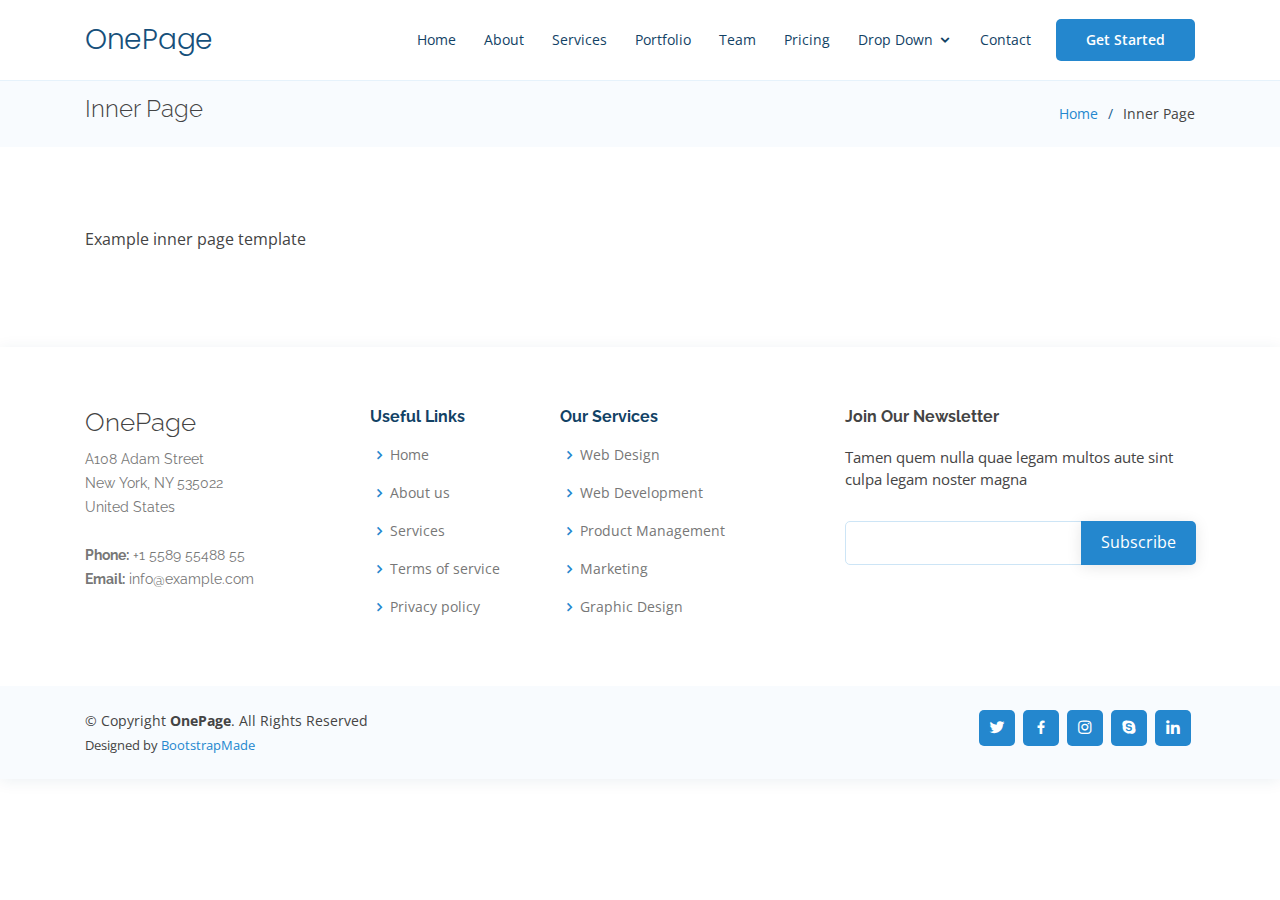
<file: OnePage/inner-page.html>
<!DOCTYPE html>
<html lang="en">

<head>
  <meta charset="utf-8">
  <meta content="width=device-width, initial-scale=1.0" name="viewport">

  <title>Inner Page - OnePage Bootstrap Template</title>
  <meta content="" name="descriptison">
  <meta content="" name="keywords">

  <!-- Favicons -->
  <link href="assets/img/favicon.png" rel="icon">
  <link href="assets/img/apple-touch-icon.png" rel="apple-touch-icon">

  <!-- Google Fonts -->
  <link href="https://fonts.googleapis.com/css?family=Open+Sans:300,300i,400,400i,600,600i,700,700i|Raleway:300,300i,400,400i,500,500i,600,600i,700,700i|Poppins:300,300i,400,400i,500,500i,600,600i,700,700i" rel="stylesheet">

  <!-- Vendor CSS Files -->
  <link href="assets/vendor/bootstrap/css/bootstrap.min.css" rel="stylesheet">
  <link href="assets/vendor/icofont/icofont.min.css" rel="stylesheet">
  <link href="assets/vendor/boxicons/css/boxicons.min.css" rel="stylesheet">
  <link href="assets/vendor/remixicon/remixicon.css" rel="stylesheet">
  <link href="assets/vendor/venobox/venobox.css" rel="stylesheet">
  <link href="assets/vendor/owl.carousel/assets/owl.carousel.min.css" rel="stylesheet">
  <link href="assets/vendor/aos/aos.css" rel="stylesheet">

  <!-- Template Main CSS File -->
  <link href="assets/css/style.css" rel="stylesheet">

  <!-- =======================================================
  * Template Name: OnePage - v2.1.0
  * Template URL: https://bootstrapmade.com/onepage-multipurpose-bootstrap-template/
  * Author: BootstrapMade.com
  * License: https://bootstrapmade.com/license/
  ======================================================== -->
</head>

<body>

  <!-- ======= Header ======= -->
  <header id="header" class="fixed-top">
    <div class="container d-flex align-items-center">

      <h1 class="logo mr-auto"><a href="index.html">OnePage</a></h1>
      <!-- Uncomment below if you prefer to use an image logo -->
      <!-- <a href="index.html" class="logo mr-auto"><img src="assets/img/logo.png" alt="" class="img-fluid"></a>-->

      <nav class="nav-menu d-none d-lg-block">
        <ul>
          <li><a href="index.html">Home</a></li>
          <li><a href="#about">About</a></li>
          <li><a href="#services">Services</a></li>
          <li><a href="#portfolio">Portfolio</a></li>
          <li><a href="#team">Team</a></li>
          <li><a href="#pricing">Pricing</a></li>
          <li class="drop-down"><a href="">Drop Down</a>
            <ul>
              <li><a href="#">Drop Down 1</a></li>
              <li class="drop-down"><a href="#">Deep Drop Down</a>
                <ul>
                  <li><a href="#">Deep Drop Down 1</a></li>
                  <li><a href="#">Deep Drop Down 2</a></li>
                  <li><a href="#">Deep Drop Down 3</a></li>
                  <li><a href="#">Deep Drop Down 4</a></li>
                  <li><a href="#">Deep Drop Down 5</a></li>
                </ul>
              </li>
              <li><a href="#">Drop Down 2</a></li>
              <li><a href="#">Drop Down 3</a></li>
              <li><a href="#">Drop Down 4</a></li>
            </ul>
          </li>
          <li><a href="#contact">Contact</a></li>

        </ul>
      </nav><!-- .nav-menu -->

      <a href="#about" class="get-started-btn scrollto">Get Started</a>

    </div>
  </header><!-- End Header -->

  <main id="main">

    <!-- ======= Breadcrumbs ======= -->
    <section class="breadcrumbs">
      <div class="container">

        <div class="d-flex justify-content-between align-items-center">
          <h2>Inner Page</h2>
          <ol>
            <li><a href="index.html">Home</a></li>
            <li>Inner Page</li>
          </ol>
        </div>

      </div>
    </section><!-- End Breadcrumbs -->

    <section class="inner-page">
      <div class="container">
        <p>
          Example inner page template
        </p>
      </div>
    </section>

  </main><!-- End #main -->

  <!-- ======= Footer ======= -->
  <footer id="footer">

    <div class="footer-top">
      <div class="container">
        <div class="row">

          <div class="col-lg-3 col-md-6 footer-contact">
            <h3>OnePage</h3>
            <p>
              A108 Adam Street <br>
              New York, NY 535022<br>
              United States <br><br>
              <strong>Phone:</strong> +1 5589 55488 55<br>
              <strong>Email:</strong> info@example.com<br>
            </p>
          </div>

          <div class="col-lg-2 col-md-6 footer-links">
            <h4>Useful Links</h4>
            <ul>
              <li><i class="bx bx-chevron-right"></i> <a href="#">Home</a></li>
              <li><i class="bx bx-chevron-right"></i> <a href="#">About us</a></li>
              <li><i class="bx bx-chevron-right"></i> <a href="#">Services</a></li>
              <li><i class="bx bx-chevron-right"></i> <a href="#">Terms of service</a></li>
              <li><i class="bx bx-chevron-right"></i> <a href="#">Privacy policy</a></li>
            </ul>
          </div>

          <div class="col-lg-3 col-md-6 footer-links">
            <h4>Our Services</h4>
            <ul>
              <li><i class="bx bx-chevron-right"></i> <a href="#">Web Design</a></li>
              <li><i class="bx bx-chevron-right"></i> <a href="#">Web Development</a></li>
              <li><i class="bx bx-chevron-right"></i> <a href="#">Product Management</a></li>
              <li><i class="bx bx-chevron-right"></i> <a href="#">Marketing</a></li>
              <li><i class="bx bx-chevron-right"></i> <a href="#">Graphic Design</a></li>
            </ul>
          </div>

          <div class="col-lg-4 col-md-6 footer-newsletter">
            <h4>Join Our Newsletter</h4>
            <p>Tamen quem nulla quae legam multos aute sint culpa legam noster magna</p>
            <form action="" method="post">
              <input type="email" name="email"><input type="submit" value="Subscribe">
            </form>
          </div>

        </div>
      </div>
    </div>

    <div class="container d-md-flex py-4">

      <div class="mr-md-auto text-center text-md-left">
        <div class="copyright">
          &copy; Copyright <strong><span>OnePage</span></strong>. All Rights Reserved
        </div>
        <div class="credits">
          <!-- All the links in the footer should remain intact. -->
          <!-- You can delete the links only if you purchased the pro version. -->
          <!-- Licensing information: https://bootstrapmade.com/license/ -->
          <!-- Purchase the pro version with working PHP/AJAX contact form: https://bootstrapmade.com/onepage-multipurpose-bootstrap-template/ -->
          Designed by <a href="https://bootstrapmade.com/">BootstrapMade</a>
        </div>
      </div>
      <div class="social-links text-center text-md-right pt-3 pt-md-0">
        <a href="#" class="twitter"><i class="bx bxl-twitter"></i></a>
        <a href="#" class="facebook"><i class="bx bxl-facebook"></i></a>
        <a href="#" class="instagram"><i class="bx bxl-instagram"></i></a>
        <a href="#" class="google-plus"><i class="bx bxl-skype"></i></a>
        <a href="#" class="linkedin"><i class="bx bxl-linkedin"></i></a>
      </div>
    </div>
  </footer><!-- End Footer -->

  <a href="#" class="back-to-top"><i class="ri-arrow-up-line"></i></a>
  <div id="preloader"></div>

  <!-- Vendor JS Files -->
  <script src="assets/vendor/jquery/jquery.min.js"></script>
  <script src="assets/vendor/bootstrap/js/bootstrap.bundle.min.js"></script>
  <script src="assets/vendor/jquery.easing/jquery.easing.min.js"></script>
  <script src="assets/vendor/php-email-form/validate.js"></script>
  <script src="assets/vendor/waypoints/jquery.waypoints.min.js"></script>
  <script src="assets/vendor/counterup/counterup.min.js"></script>
  <script src="assets/vendor/venobox/venobox.min.js"></script>
  <script src="assets/vendor/owl.carousel/owl.carousel.min.js"></script>
  <script src="assets/vendor/isotope-layout/isotope.pkgd.min.js"></script>
  <script src="assets/vendor/aos/aos.js"></script>

  <!-- Template Main JS File -->
  <script src="assets/js/main.js"></script>

</body>

</html>
</file>
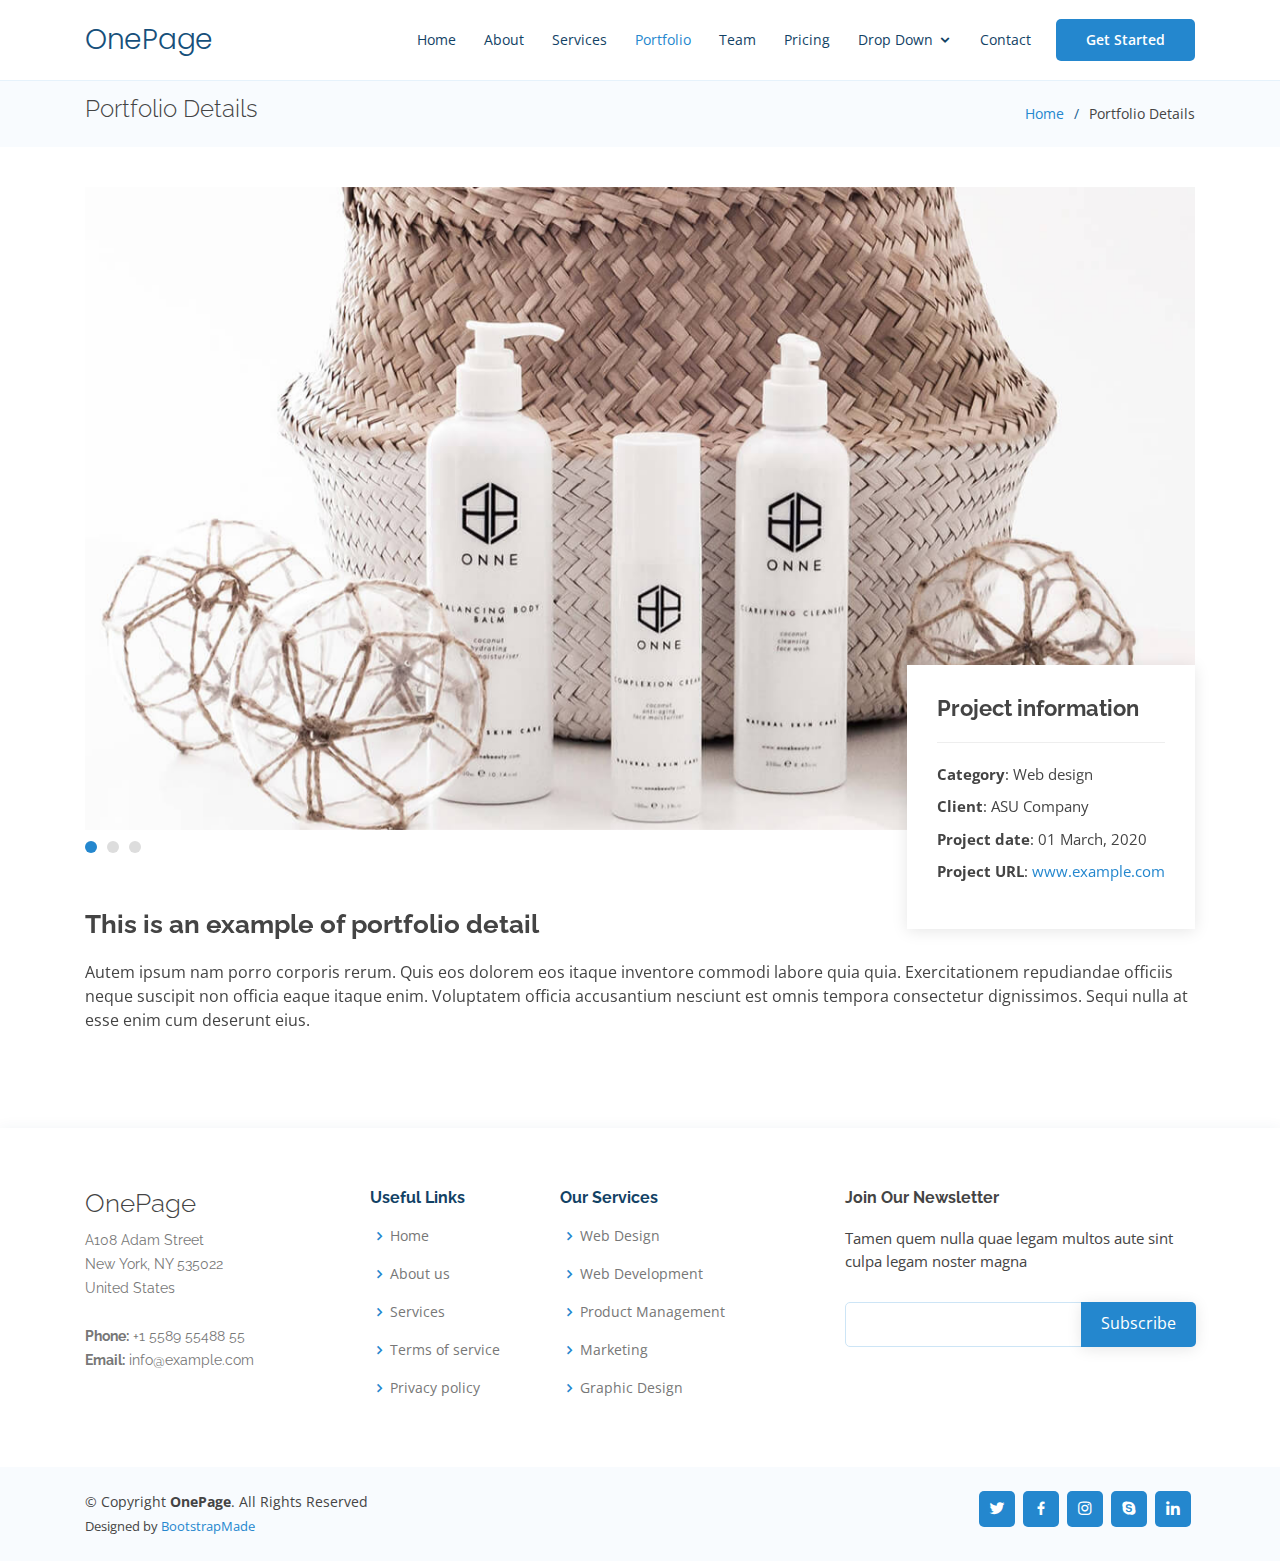
<file: OnePage/portfolio-details.html>
<!DOCTYPE html>
<html lang="en">

<head>
  <meta charset="utf-8">
  <meta content="width=device-width, initial-scale=1.0" name="viewport">

  <title>Portfolio Details - OnePage Bootstrap Template</title>
  <meta content="" name="descriptison">
  <meta content="" name="keywords">

  <!-- Favicons -->
  <link href="assets/img/favicon.png" rel="icon">
  <link href="assets/img/apple-touch-icon.png" rel="apple-touch-icon">

  <!-- Google Fonts -->
  <link href="https://fonts.googleapis.com/css?family=Open+Sans:300,300i,400,400i,600,600i,700,700i|Raleway:300,300i,400,400i,500,500i,600,600i,700,700i|Poppins:300,300i,400,400i,500,500i,600,600i,700,700i" rel="stylesheet">

  <!-- Vendor CSS Files -->
  <link href="assets/vendor/bootstrap/css/bootstrap.min.css" rel="stylesheet">
  <link href="assets/vendor/icofont/icofont.min.css" rel="stylesheet">
  <link href="assets/vendor/boxicons/css/boxicons.min.css" rel="stylesheet">
  <link href="assets/vendor/remixicon/remixicon.css" rel="stylesheet">
  <link href="assets/vendor/venobox/venobox.css" rel="stylesheet">
  <link href="assets/vendor/owl.carousel/assets/owl.carousel.min.css" rel="stylesheet">
  <link href="assets/vendor/aos/aos.css" rel="stylesheet">

  <!-- Template Main CSS File -->
  <link href="assets/css/style.css" rel="stylesheet">

  <!-- =======================================================
  * Template Name: OnePage - v2.1.0
  * Template URL: https://bootstrapmade.com/onepage-multipurpose-bootstrap-template/
  * Author: BootstrapMade.com
  * License: https://bootstrapmade.com/license/
  ======================================================== -->
</head>

<body>

  <!-- ======= Header ======= -->
  <header id="header" class="fixed-top">
    <div class="container d-flex align-items-center">

      <h1 class="logo mr-auto"><a href="index.html">OnePage</a></h1>
      <!-- Uncomment below if you prefer to use an image logo -->
      <!-- <a href="index.html" class="logo mr-auto"><img src="assets/img/logo.png" alt="" class="img-fluid"></a>-->

      <nav class="nav-menu d-none d-lg-block">
        <ul>
          <li><a href="index.html">Home</a></li>
          <li><a href="#about">About</a></li>
          <li><a href="#services">Services</a></li>
          <li class="active"><a href="#portfolio">Portfolio</a></li>
          <li><a href="#team">Team</a></li>
          <li><a href="#pricing">Pricing</a></li>
          <li class="drop-down"><a href="">Drop Down</a>
            <ul>
              <li><a href="#">Drop Down 1</a></li>
              <li class="drop-down"><a href="#">Deep Drop Down</a>
                <ul>
                  <li><a href="#">Deep Drop Down 1</a></li>
                  <li><a href="#">Deep Drop Down 2</a></li>
                  <li><a href="#">Deep Drop Down 3</a></li>
                  <li><a href="#">Deep Drop Down 4</a></li>
                  <li><a href="#">Deep Drop Down 5</a></li>
                </ul>
              </li>
              <li><a href="#">Drop Down 2</a></li>
              <li><a href="#">Drop Down 3</a></li>
              <li><a href="#">Drop Down 4</a></li>
            </ul>
          </li>
          <li><a href="#contact">Contact</a></li>

        </ul>
      </nav><!-- .nav-menu -->

      <a href="#about" class="get-started-btn scrollto">Get Started</a>

    </div>
  </header><!-- End Header -->

  <main id="main">

    <!-- ======= Breadcrumbs ======= -->
    <section id="breadcrumbs" class="breadcrumbs">
      <div class="container">

        <div class="d-flex justify-content-between align-items-center">
          <h2>Portfolio Details</h2>
          <ol>
            <li><a href="index.html">Home</a></li>
            <li>Portfolio Details</li>
          </ol>
        </div>

      </div>
    </section><!-- End Breadcrumbs -->

    <!-- ======= Portfolio Details Section ======= -->
    <section id="portfolio-details" class="portfolio-details">
      <div class="container" data-aos="fade-up">

        <div class="portfolio-details-container">

          <div class="owl-carousel portfolio-details-carousel">
            <img src="assets/img/portfolio/portfolio-details-1.jpg" class="img-fluid" alt="">
            <img src="assets/img/portfolio/portfolio-details-2.jpg" class="img-fluid" alt="">
            <img src="assets/img/portfolio/portfolio-details-3.jpg" class="img-fluid" alt="">
          </div>

          <div class="portfolio-info">
            <h3>Project information</h3>
            <ul>
              <li><strong>Category</strong>: Web design</li>
              <li><strong>Client</strong>: ASU Company</li>
              <li><strong>Project date</strong>: 01 March, 2020</li>
              <li><strong>Project URL</strong>: <a href="#">www.example.com</a></li>
            </ul>
          </div>

        </div>

        <div class="portfolio-description">
          <h2>This is an example of portfolio detail</h2>
          <p>
            Autem ipsum nam porro corporis rerum. Quis eos dolorem eos itaque inventore commodi labore quia quia. Exercitationem repudiandae officiis neque suscipit non officia eaque itaque enim. Voluptatem officia accusantium nesciunt est omnis tempora consectetur dignissimos. Sequi nulla at esse enim cum deserunt eius.
          </p>
        </div>

      </div>
    </section><!-- End Portfolio Details Section -->

  </main><!-- End #main -->

  <!-- ======= Footer ======= -->
  <footer id="footer">

    <div class="footer-top">
      <div class="container">
        <div class="row">

          <div class="col-lg-3 col-md-6 footer-contact">
            <h3>OnePage</h3>
            <p>
              A108 Adam Street <br>
              New York, NY 535022<br>
              United States <br><br>
              <strong>Phone:</strong> +1 5589 55488 55<br>
              <strong>Email:</strong> info@example.com<br>
            </p>
          </div>

          <div class="col-lg-2 col-md-6 footer-links">
            <h4>Useful Links</h4>
            <ul>
              <li><i class="bx bx-chevron-right"></i> <a href="#">Home</a></li>
              <li><i class="bx bx-chevron-right"></i> <a href="#">About us</a></li>
              <li><i class="bx bx-chevron-right"></i> <a href="#">Services</a></li>
              <li><i class="bx bx-chevron-right"></i> <a href="#">Terms of service</a></li>
              <li><i class="bx bx-chevron-right"></i> <a href="#">Privacy policy</a></li>
            </ul>
          </div>

          <div class="col-lg-3 col-md-6 footer-links">
            <h4>Our Services</h4>
            <ul>
              <li><i class="bx bx-chevron-right"></i> <a href="#">Web Design</a></li>
              <li><i class="bx bx-chevron-right"></i> <a href="#">Web Development</a></li>
              <li><i class="bx bx-chevron-right"></i> <a href="#">Product Management</a></li>
              <li><i class="bx bx-chevron-right"></i> <a href="#">Marketing</a></li>
              <li><i class="bx bx-chevron-right"></i> <a href="#">Graphic Design</a></li>
            </ul>
          </div>

          <div class="col-lg-4 col-md-6 footer-newsletter">
            <h4>Join Our Newsletter</h4>
            <p>Tamen quem nulla quae legam multos aute sint culpa legam noster magna</p>
            <form action="" method="post">
              <input type="email" name="email"><input type="submit" value="Subscribe">
            </form>
          </div>

        </div>
      </div>
    </div>

    <div class="container d-md-flex py-4">

      <div class="mr-md-auto text-center text-md-left">
        <div class="copyright">
          &copy; Copyright <strong><span>OnePage</span></strong>. All Rights Reserved
        </div>
        <div class="credits">
          <!-- All the links in the footer should remain intact. -->
          <!-- You can delete the links only if you purchased the pro version. -->
          <!-- Licensing information: https://bootstrapmade.com/license/ -->
          <!-- Purchase the pro version with working PHP/AJAX contact form: https://bootstrapmade.com/onepage-multipurpose-bootstrap-template/ -->
          Designed by <a href="https://bootstrapmade.com/">BootstrapMade</a>
        </div>
      </div>
      <div class="social-links text-center text-md-right pt-3 pt-md-0">
        <a href="#" class="twitter"><i class="bx bxl-twitter"></i></a>
        <a href="#" class="facebook"><i class="bx bxl-facebook"></i></a>
        <a href="#" class="instagram"><i class="bx bxl-instagram"></i></a>
        <a href="#" class="google-plus"><i class="bx bxl-skype"></i></a>
        <a href="#" class="linkedin"><i class="bx bxl-linkedin"></i></a>
      </div>
    </div>
  </footer><!-- End Footer -->

  <a href="#" class="back-to-top"><i class="ri-arrow-up-line"></i></a>
  <div id="preloader"></div>

  <!-- Vendor JS Files -->
  <script src="assets/vendor/jquery/jquery.min.js"></script>
  <script src="assets/vendor/bootstrap/js/bootstrap.bundle.min.js"></script>
  <script src="assets/vendor/jquery.easing/jquery.easing.min.js"></script>
  <script src="assets/vendor/php-email-form/validate.js"></script>
  <script src="assets/vendor/waypoints/jquery.waypoints.min.js"></script>
  <script src="assets/vendor/counterup/counterup.min.js"></script>
  <script src="assets/vendor/venobox/venobox.min.js"></script>
  <script src="assets/vendor/owl.carousel/owl.carousel.min.js"></script>
  <script src="assets/vendor/isotope-layout/isotope.pkgd.min.js"></script>
  <script src="assets/vendor/aos/aos.js"></script>

  <!-- Template Main JS File -->
  <script src="assets/js/main.js"></script>

</body>

</html>
</file>
<file: OnePage/assets/vendor/venobox/venobox.css>
/* ------ venobox.css --------*/
.vbox-overlay *, .vbox-overlay *:before, .vbox-overlay *:after{
    -webkit-backface-visibility: hidden;
    -webkit-box-sizing:border-box;
    -moz-box-sizing:border-box;
    box-sizing:border-box;
}
.vbox-overlay * { 
    -webkit-backface-visibility: visible;
    backface-visibility: visible;
}
.vbox-overlay{
    display: -webkit-flex;
    display: flex;
    -webkit-flex-direction: column;
    flex-direction: column;
    -webkit-justify-content: center;
    justify-content: center;
    -webkit-align-items: center;
    align-items: center;
    position: fixed;
    left: 0;
    top: 0;
    bottom: 0;
    right: 0;
    z-index: 999999;
}

/* ----- navigation ----- */
.vbox-title{
    width: 100%;
    height: 40px;
    float: left;
    text-align: center;
    line-height: 28px;
    font-size: 12px;
    padding: 6px 50px;
    overflow: hidden;
    position: fixed;
    display: none;
    left: 0;
    z-index: 89;
}
.vbox-close{
    cursor: pointer;
    position: fixed;
    top: -1px;
    right: 0;
    width: 50px;
    height: 40px;
    padding: 6px;
    display: block;
    background-position:10px center;
    overflow: hidden;
    font-size: 24px;
    line-height: 1;
    text-align: center;
    z-index: 99;
}
.vbox-left{
    cursor: pointer;
    position: fixed;
    left: 0;
    height: 40px;
    overflow: hidden;
    line-height: 28px;
    font-size: 12px;
    z-index: 99;
    display: flex;
    align-items:center;
}
.vbox-num{
    display: inline-block;
    margin: 6px 0 6px 15px;
}
/* ----- Social share ----- */
.vbox-share{
    line-height: 28px;
    font-size: 12px;
    overflow: hidden;
    position: fixed;
    left: 0;
    z-index: 98;
    display: flex;
    align-items:center;
    justify-content: center;
    width: 100%;
    text-align: center;
}
.vbox-share svg{
    max-height: 28px;
    width: 28px;
    z-index: 10;
    margin-left: 12px;
    margin-top: 6px;
    margin-bottom: 6px;
    vertical-align: middle;
}


/* ----- navigation ARROWS ----- */
.vbox-next, .vbox-prev{
    position: fixed;
    top: 50%;
    margin-top: -15px;
    overflow: hidden;
    cursor: pointer;
    display: block;
    width: 45px;
    height: 45px;
    z-index: 99;
}
.vbox-next span, .vbox-prev span{
    position: relative;
    width: 20px;
    height: 20px;
    border: 2px solid transparent;
    border-top-color: #B6B6B6;
    border-right-color: #B6B6B6;
    text-indent: -100px;
    position: absolute;
    top: 8px;
    display: block;
}
.vbox-prev{
    left: 15px;
}
.vbox-next{
    right: 15px;
}
.vbox-prev span{
    left: 10px;
    -ms-transform: rotate(-135deg);
    -webkit-transform: rotate(-135deg);
    transform: rotate(-135deg);
}
.vbox-next span{
    -ms-transform: rotate(45deg);
    -webkit-transform: rotate(45deg);
    transform: rotate(45deg);
    right: 10px;
}
/* ------- inline window ------ */
.vbox-inline{
    width: 420px;
    height: 315px;
    height: 70vh;
    padding: 10px;
    background: #fff;
    margin: 0 auto;
    overflow: auto;
    text-align: left;
}
/* ------- Video & iFrames window ------ */
.venoframe{
    max-width: 100%;
    width: 100%;
    border: none;
    width: 100%;
    height: 260px;
    height: 70vh;
}
.venoframe.vbvid{
    height: 260px;
}
@media (min-width: 768px) {
    .venoframe, .vbox-inline{
        width: 90%;
        height: 360px;
        height: 70vh;
    }
    .venoframe.vbvid{
        width: 640px;
        height: 360px;
    }
}
@media (min-width: 992px) {
    .venoframe, .vbox-inline{
        max-width: 1200px;
        width: 80%;
        height: 540px;
        height: 70vh;
    }
    .venoframe.vbvid{
        width: 960px;
        height: 540px;
    }
}
/* 
Please do NOT edit this part! 
or at least read this note: http://i.imgur.com/7C0ws9e.gif
*/
.vbox-open{
    overflow: hidden;
}
.vbox-container{
    position: absolute;
    left: 0;
    right: 0;
    top: 0;
    bottom: 0;
    overflow-x: hidden;
    overflow-y: scroll;
    overflow-scrolling: touch;
    -webkit-overflow-scrolling: touch;
    z-index: 20;
    max-height: 100%;

}

.vbox-content{
    text-align: center;
    float: left;
    width: 100%;
    position: relative;
    overflow: hidden;
    padding: 20px 4%;
}
.vbox-container img{
    max-width: 100%;
    height: auto;
}
.vbox-figlio{
    box-shadow: 0 0 12px rgba(0,0,0,0.19), 0 6px 6px rgba(0,0,0,0.23);
    max-width: 100%;
    text-align: initial;
}
img.vbox-figlio{
    -webkit-user-select: none;
-khtml-user-select: none;
-moz-user-select: none;
-o-user-select: none;
user-select: none;
}
.vbox-content.swipe-left{
    margin-left: -200px !important;
}
.vbox-content.swipe-right{
    margin-left: 200px !important;
}
.vbox-animated{
    webkit-transition: margin 300ms ease-out;
    transition: margin 300ms ease-out;
}

/* ---------- preloader ----------
 * SPINKIT 
 * http://tobiasahlin.com/spinkit/
-------------------------------- */
.sk-double-bounce,.sk-rotating-plane{width:40px;height:40px;margin:40px auto}.sk-rotating-plane{background-color:#333;-webkit-animation:sk-rotatePlane 1.2s infinite ease-in-out;animation:sk-rotatePlane 1.2s infinite ease-in-out}@-webkit-keyframes sk-rotatePlane{0%{-webkit-transform:perspective(120px) rotateX(0) rotateY(0);transform:perspective(120px) rotateX(0) rotateY(0)}50%{-webkit-transform:perspective(120px) rotateX(-180.1deg) rotateY(0);transform:perspective(120px) rotateX(-180.1deg) rotateY(0)}100%{-webkit-transform:perspective(120px) rotateX(-180deg) rotateY(-179.9deg);transform:perspective(120px) rotateX(-180deg) rotateY(-179.9deg)}}@keyframes sk-rotatePlane{0%{-webkit-transform:perspective(120px) rotateX(0) rotateY(0);transform:perspective(120px) rotateX(0) rotateY(0)}50%{-webkit-transform:perspective(120px) rotateX(-180.1deg) rotateY(0);transform:perspective(120px) rotateX(-180.1deg) rotateY(0)}100%{-webkit-transform:perspective(120px) rotateX(-180deg) rotateY(-179.9deg);transform:perspective(120px) rotateX(-180deg) rotateY(-179.9deg)}}.sk-double-bounce{position:relative}.sk-double-bounce .sk-child{width:100%;height:100%;border-radius:50%;background-color:#333;opacity:.6;position:absolute;top:0;left:0;-webkit-animation:sk-doubleBounce 2s infinite ease-in-out;animation:sk-doubleBounce 2s infinite ease-in-out}.sk-chasing-dots .sk-child,.sk-spinner-pulse,.sk-three-bounce .sk-child{background-color:#333;border-radius:100%}.sk-double-bounce .sk-double-bounce2{-webkit-animation-delay:-1s;animation-delay:-1s}@-webkit-keyframes sk-doubleBounce{0%,100%{-webkit-transform:scale(0);transform:scale(0)}50%{-webkit-transform:scale(1);transform:scale(1)}}@keyframes sk-doubleBounce{0%,100%{-webkit-transform:scale(0);transform:scale(0)}50%{-webkit-transform:scale(1);transform:scale(1)}}.sk-wave{margin:40px auto;width:50px;height:40px;text-align:center;font-size:10px}.sk-wave .sk-rect{background-color:#333;height:100%;width:6px;display:inline-block;-webkit-animation:sk-waveStretchDelay 1.2s infinite ease-in-out;animation:sk-waveStretchDelay 1.2s infinite ease-in-out}.sk-wave .sk-rect1{-webkit-animation-delay:-1.2s;animation-delay:-1.2s}.sk-wave .sk-rect2{-webkit-animation-delay:-1.1s;animation-delay:-1.1s}.sk-wave .sk-rect3{-webkit-animation-delay:-1s;animation-delay:-1s}.sk-wave .sk-rect4{-webkit-animation-delay:-.9s;animation-delay:-.9s}.sk-wave .sk-rect5{-webkit-animation-delay:-.8s;animation-delay:-.8s}@-webkit-keyframes sk-waveStretchDelay{0%,100%,40%{-webkit-transform:scaleY(.4);transform:scaleY(.4)}20%{-webkit-transform:scaleY(1);transform:scaleY(1)}}@keyframes sk-waveStretchDelay{0%,100%,40%{-webkit-transform:scaleY(.4);transform:scaleY(.4)}20%{-webkit-transform:scaleY(1);transform:scaleY(1)}}.sk-wandering-cubes{margin:40px auto;width:40px;height:40px;position:relative}.sk-wandering-cubes .sk-cube{background-color:#333;width:10px;height:10px;position:absolute;top:0;left:0;-webkit-animation:sk-wanderingCube 1.8s ease-in-out -1.8s infinite both;animation:sk-wanderingCube 1.8s ease-in-out -1.8s infinite both}.sk-chasing-dots,.sk-spinner-pulse{width:40px;height:40px;margin:40px auto}.sk-wandering-cubes .sk-cube2{-webkit-animation-delay:-.9s;animation-delay:-.9s}@-webkit-keyframes sk-wanderingCube{0%{-webkit-transform:rotate(0);transform:rotate(0)}25%{-webkit-transform:translateX(30px) rotate(-90deg) scale(.5);transform:translateX(30px) rotate(-90deg) scale(.5)}50%{-webkit-transform:translateX(30px) translateY(30px) rotate(-179deg);transform:translateX(30px) translateY(30px) rotate(-179deg)}50.1%{-webkit-transform:translateX(30px) translateY(30px) rotate(-180deg);transform:translateX(30px) translateY(30px) rotate(-180deg)}75%{-webkit-transform:translateX(0) translateY(30px) rotate(-270deg) scale(.5);transform:translateX(0) translateY(30px) rotate(-270deg) scale(.5)}100%{-webkit-transform:rotate(-360deg);transform:rotate(-360deg)}}@keyframes sk-wanderingCube{0%{-webkit-transform:rotate(0);transform:rotate(0)}25%{-webkit-transform:translateX(30px) rotate(-90deg) scale(.5);transform:translateX(30px) rotate(-90deg) scale(.5)}50%{-webkit-transform:translateX(30px) translateY(30px) rotate(-179deg);transform:translateX(30px) translateY(30px) rotate(-179deg)}50.1%{-webkit-transform:translateX(30px) translateY(30px) rotate(-180deg);transform:translateX(30px) translateY(30px) rotate(-180deg)}75%{-webkit-transform:translateX(0) translateY(30px) rotate(-270deg) scale(.5);transform:translateX(0) translateY(30px) rotate(-270deg) scale(.5)}100%{-webkit-transform:rotate(-360deg);transform:rotate(-360deg)}}.sk-spinner-pulse{-webkit-animation:sk-pulseScaleOut 1s infinite ease-in-out;animation:sk-pulseScaleOut 1s infinite ease-in-out}@-webkit-keyframes sk-pulseScaleOut{0%{-webkit-transform:scale(0);transform:scale(0)}100%{-webkit-transform:scale(1);transform:scale(1);opacity:0}}@keyframes sk-pulseScaleOut{0%{-webkit-transform:scale(0);transform:scale(0)}100%{-webkit-transform:scale(1);transform:scale(1);opacity:0}}.sk-chasing-dots{position:relative;text-align:center;-webkit-animation:sk-chasingDotsRotate 2s infinite linear;animation:sk-chasingDotsRotate 2s infinite linear}.sk-chasing-dots .sk-child{width:60%;height:60%;display:inline-block;position:absolute;top:0;-webkit-animation:sk-chasingDotsBounce 2s infinite ease-in-out;animation:sk-chasingDotsBounce 2s infinite ease-in-out}.sk-chasing-dots .sk-dot2{top:auto;bottom:0;-webkit-animation-delay:-1s;animation-delay:-1s}@-webkit-keyframes sk-chasingDotsRotate{100%{-webkit-transform:rotate(360deg);transform:rotate(360deg)}}@keyframes sk-chasingDotsRotate{100%{-webkit-transform:rotate(360deg);transform:rotate(360deg)}}@-webkit-keyframes sk-chasingDotsBounce{0%,100%{-webkit-transform:scale(0);transform:scale(0)}50%{-webkit-transform:scale(1);transform:scale(1)}}@keyframes sk-chasingDotsBounce{0%,100%{-webkit-transform:scale(0);transform:scale(0)}50%{-webkit-transform:scale(1);transform:scale(1)}}.sk-three-bounce{margin:40px auto;width:80px;text-align:center}.sk-three-bounce .sk-child{width:20px;height:20px;display:inline-block;-webkit-animation:sk-three-bounce 1.4s ease-in-out 0s infinite both;animation:sk-three-bounce 1.4s ease-in-out 0s infinite both}.sk-circle .sk-child:before,.sk-fading-circle .sk-circle:before{display:block;border-radius:100%;content:'';background-color:#333}.sk-three-bounce .sk-bounce1{-webkit-animation-delay:-.32s;animation-delay:-.32s}.sk-three-bounce .sk-bounce2{-webkit-animation-delay:-.16s;animation-delay:-.16s}@-webkit-keyframes sk-three-bounce{0%,100%,80%{-webkit-transform:scale(0);transform:scale(0)}40%{-webkit-transform:scale(1);transform:scale(1)}}@keyframes sk-three-bounce{0%,100%,80%{-webkit-transform:scale(0);transform:scale(0)}40%{-webkit-transform:scale(1);transform:scale(1)}}.sk-circle{margin:40px auto;width:40px;height:40px;position:relative}.sk-circle .sk-child{width:100%;height:100%;position:absolute;left:0;top:0}.sk-circle .sk-child:before{margin:0 auto;width:15%;height:15%;-webkit-animation:sk-circleBounceDelay 1.2s infinite ease-in-out both;animation:sk-circleBounceDelay 1.2s infinite ease-in-out both}.sk-circle .sk-circle2{-webkit-transform:rotate(30deg);-ms-transform:rotate(30deg);transform:rotate(30deg)}.sk-circle .sk-circle3{-webkit-transform:rotate(60deg);-ms-transform:rotate(60deg);transform:rotate(60deg)}.sk-circle .sk-circle4{-webkit-transform:rotate(90deg);-ms-transform:rotate(90deg);transform:rotate(90deg)}.sk-circle .sk-circle5{-webkit-transform:rotate(120deg);-ms-transform:rotate(120deg);transform:rotate(120deg)}.sk-circle .sk-circle6{-webkit-transform:rotate(150deg);-ms-transform:rotate(150deg);transform:rotate(150deg)}.sk-circle .sk-circle7{-webkit-transform:rotate(180deg);-ms-transform:rotate(180deg);transform:rotate(180deg)}.sk-circle .sk-circle8{-webkit-transform:rotate(210deg);-ms-transform:rotate(210deg);transform:rotate(210deg)}.sk-circle .sk-circle9{-webkit-transform:rotate(240deg);-ms-transform:rotate(240deg);transform:rotate(240deg)}.sk-circle .sk-circle10{-webkit-transform:rotate(270deg);-ms-transform:rotate(270deg);transform:rotate(270deg)}.sk-circle .sk-circle11{-webkit-transform:rotate(300deg);-ms-transform:rotate(300deg);transform:rotate(300deg)}.sk-circle .sk-circle12{-webkit-transform:rotate(330deg);-ms-transform:rotate(330deg);transform:rotate(330deg)}.sk-circle .sk-circle2:before{-webkit-animation-delay:-1.1s;animation-delay:-1.1s}.sk-circle .sk-circle3:before{-webkit-animation-delay:-1s;animation-delay:-1s}.sk-circle .sk-circle4:before{-webkit-animation-delay:-.9s;animation-delay:-.9s}.sk-circle .sk-circle5:before{-webkit-animation-delay:-.8s;animation-delay:-.8s}.sk-circle .sk-circle6:before{-webkit-animation-delay:-.7s;animation-delay:-.7s}.sk-circle .sk-circle7:before{-webkit-animation-delay:-.6s;animation-delay:-.6s}.sk-circle .sk-circle8:before{-webkit-animation-delay:-.5s;animation-delay:-.5s}.sk-circle .sk-circle9:before{-webkit-animation-delay:-.4s;animation-delay:-.4s}.sk-circle .sk-circle10:before{-webkit-animation-delay:-.3s;animation-delay:-.3s}.sk-circle .sk-circle11:before{-webkit-animation-delay:-.2s;animation-delay:-.2s}.sk-circle .sk-circle12:before{-webkit-animation-delay:-.1s;animation-delay:-.1s}@-webkit-keyframes sk-circleBounceDelay{0%,100%,80%{-webkit-transform:scale(0);transform:scale(0)}40%{-webkit-transform:scale(1);transform:scale(1)}}@keyframes sk-circleBounceDelay{0%,100%,80%{-webkit-transform:scale(0);transform:scale(0)}40%{-webkit-transform:scale(1);transform:scale(1)}}.sk-cube-grid{width:40px;height:40px;margin:40px auto}.sk-cube-grid .sk-cube{width:33.33%;height:33.33%;background-color:#333;float:left;-webkit-animation:sk-cubeGridScaleDelay 1.3s infinite ease-in-out;animation:sk-cubeGridScaleDelay 1.3s infinite ease-in-out}.sk-cube-grid .sk-cube1{-webkit-animation-delay:.2s;animation-delay:.2s}.sk-cube-grid .sk-cube2{-webkit-animation-delay:.3s;animation-delay:.3s}.sk-cube-grid .sk-cube3{-webkit-animation-delay:.4s;animation-delay:.4s}.sk-cube-grid .sk-cube4{-webkit-animation-delay:.1s;animation-delay:.1s}.sk-cube-grid .sk-cube5{-webkit-animation-delay:.2s;animation-delay:.2s}.sk-cube-grid .sk-cube6{-webkit-animation-delay:.3s;animation-delay:.3s}.sk-cube-grid .sk-cube7{-webkit-animation-delay:0ms;animation-delay:0ms}.sk-cube-grid .sk-cube8{-webkit-animation-delay:.1s;animation-delay:.1s}.sk-cube-grid .sk-cube9{-webkit-animation-delay:.2s;animation-delay:.2s}@-webkit-keyframes sk-cubeGridScaleDelay{0%,100%,70%{-webkit-transform:scale3D(1,1,1);transform:scale3D(1,1,1)}35%{-webkit-transform:scale3D(0,0,1);transform:scale3D(0,0,1)}}@keyframes sk-cubeGridScaleDelay{0%,100%,70%{-webkit-transform:scale3D(1,1,1);transform:scale3D(1,1,1)}35%{-webkit-transform:scale3D(0,0,1);transform:scale3D(0,0,1)}}.sk-fading-circle{margin:40px auto;width:40px;height:40px;position:relative}.sk-fading-circle .sk-circle{width:100%;height:100%;position:absolute;left:0;top:0}.sk-fading-circle .sk-circle:before{margin:0 auto;width:15%;height:15%;-webkit-animation:sk-circleFadeDelay 1.2s infinite ease-in-out both;animation:sk-circleFadeDelay 1.2s infinite ease-in-out both}.sk-fading-circle .sk-circle2{-webkit-transform:rotate(30deg);-ms-transform:rotate(30deg);transform:rotate(30deg)}.sk-fading-circle .sk-circle3{-webkit-transform:rotate(60deg);-ms-transform:rotate(60deg);transform:rotate(60deg)}.sk-fading-circle .sk-circle4{-webkit-transform:rotate(90deg);-ms-transform:rotate(90deg);transform:rotate(90deg)}.sk-fading-circle .sk-circle5{-webkit-transform:rotate(120deg);-ms-transform:rotate(120deg);transform:rotate(120deg)}.sk-fading-circle .sk-circle6{-webkit-transform:rotate(150deg);-ms-transform:rotate(150deg);transform:rotate(150deg)}.sk-fading-circle .sk-circle7{-webkit-transform:rotate(180deg);-ms-transform:rotate(180deg);transform:rotate(180deg)}.sk-fading-circle .sk-circle8{-webkit-transform:rotate(210deg);-ms-transform:rotate(210deg);transform:rotate(210deg)}.sk-fading-circle .sk-circle9{-webkit-transform:rotate(240deg);-ms-transform:rotate(240deg);transform:rotate(240deg)}.sk-fading-circle .sk-circle10{-webkit-transform:rotate(270deg);-ms-transform:rotate(270deg);transform:rotate(270deg)}.sk-fading-circle .sk-circle11{-webkit-transform:rotate(300deg);-ms-transform:rotate(300deg);transform:rotate(300deg)}.sk-fading-circle .sk-circle12{-webkit-transform:rotate(330deg);-ms-transform:rotate(330deg);transform:rotate(330deg)}.sk-fading-circle .sk-circle2:before{-webkit-animation-delay:-1.1s;animation-delay:-1.1s}.sk-fading-circle .sk-circle3:before{-webkit-animation-delay:-1s;animation-delay:-1s}.sk-fading-circle .sk-circle4:before{-webkit-animation-delay:-.9s;animation-delay:-.9s}.sk-fading-circle .sk-circle5:before{-webkit-animation-delay:-.8s;animation-delay:-.8s}.sk-fading-circle .sk-circle6:before{-webkit-animation-delay:-.7s;animation-delay:-.7s}.sk-fading-circle .sk-circle7:before{-webkit-animation-delay:-.6s;animation-delay:-.6s}.sk-fading-circle .sk-circle8:before{-webkit-animation-delay:-.5s;animation-delay:-.5s}.sk-fading-circle .sk-circle9:before{-webkit-animation-delay:-.4s;animation-delay:-.4s}.sk-fading-circle .sk-circle10:before{-webkit-animation-delay:-.3s;animation-delay:-.3s}.sk-fading-circle .sk-circle11:before{-webkit-animation-delay:-.2s;animation-delay:-.2s}.sk-fading-circle .sk-circle12:before{-webkit-animation-delay:-.1s;animation-delay:-.1s}@-webkit-keyframes sk-circleFadeDelay{0%,100%,39%{opacity:0}40%{opacity:1}}@keyframes sk-circleFadeDelay{0%,100%,39%{opacity:0}40%{opacity:1}}.sk-folding-cube{margin:40px auto;width:40px;height:40px;position:relative;-webkit-transform:rotateZ(45deg);transform:rotateZ(45deg)}.sk-folding-cube .sk-cube{float:left;width:50%;height:50%;position:relative;-webkit-transform:scale(1.1);-ms-transform:scale(1.1);transform:scale(1.1)}.sk-folding-cube .sk-cube:before{content:'';position:absolute;top:0;left:0;width:100%;height:100%;background-color:#333;-webkit-animation:sk-foldCubeAngle 2.4s infinite linear both;animation:sk-foldCubeAngle 2.4s infinite linear both;-webkit-transform-origin:100% 100%;-ms-transform-origin:100% 100%;transform-origin:100% 100%}.sk-folding-cube .sk-cube2{-webkit-transform:scale(1.1) rotateZ(90deg);transform:scale(1.1) rotateZ(90deg)}.sk-folding-cube .sk-cube3{-webkit-transform:scale(1.1) rotateZ(180deg);transform:scale(1.1) rotateZ(180deg)}.sk-folding-cube .sk-cube4{-webkit-transform:scale(1.1) rotateZ(270deg);transform:scale(1.1) rotateZ(270deg)}.sk-folding-cube .sk-cube2:before{-webkit-animation-delay:.3s;animation-delay:.3s}.sk-folding-cube .sk-cube3:before{-webkit-animation-delay:.6s;animation-delay:.6s}.sk-folding-cube .sk-cube4:before{-webkit-animation-delay:.9s;animation-delay:.9s}@-webkit-keyframes sk-foldCubeAngle{0%,10%{-webkit-transform:perspective(140px) rotateX(-180deg);transform:perspective(140px) rotateX(-180deg);opacity:0}25%,75%{-webkit-transform:perspective(140px) rotateX(0);transform:perspective(140px) rotateX(0);opacity:1}100%,90%{-webkit-transform:perspective(140px) rotateY(180deg);transform:perspective(140px) rotateY(180deg);opacity:0}}@keyframes sk-foldCubeAngle{0%,10%{-webkit-transform:perspective(140px) rotateX(-180deg);transform:perspective(140px) rotateX(-180deg);opacity:0}25%,75%{-webkit-transform:perspective(140px) rotateX(0);transform:perspective(140px) rotateX(0);opacity:1}100%,90%{-webkit-transform:perspective(140px) rotateY(180deg);transform:perspective(140px) rotateY(180deg);opacity:0}}
</file>
<file: OnePage/assets/css/style.css>
/**
* Template Name: OnePage - v2.1.0
* Template URL: https://bootstrapmade.com/onepage-multipurpose-bootstrap-template/
* Author: BootstrapMade.com
* License: https://bootstrapmade.com/license/
*/

/*--------------------------------------------------------------
# General
--------------------------------------------------------------*/
body {
  font-family: "Open Sans", sans-serif;
  color: #444444;
}

a {
  color: #2487ce;
}

a:hover {
  color: #469fdf;
  text-decoration: none;
}

h1, h2, h3, h4, h5, h6 {
  font-family: "Raleway", sans-serif;
}

/*--------------------------------------------------------------
# Back to top button
--------------------------------------------------------------*/
.back-to-top {
  position: fixed;
  display: none;
  right: 15px;
  bottom: 15px;
  z-index: 99999;
}

.back-to-top i {
  display: flex;
  align-items: center;
  justify-content: center;
  font-size: 24px;
  width: 40px;
  height: 40px;
  border-radius: 4px;
  background: #2487ce;
  color: #fff;
  transition: all 0.4s;
}

.back-to-top i:hover {
  background: #3e9bdd;
  color: #fff;
}

/*--------------------------------------------------------------
# Preloader
--------------------------------------------------------------*/
#preloader {
  position: fixed;
  top: 0;
  left: 0;
  right: 0;
  bottom: 0;
  z-index: 9999;
  overflow: hidden;
  background: #fff;
}

#preloader:before {
  content: "";
  position: fixed;
  top: calc(50% - 30px);
  left: calc(50% - 30px);
  border: 6px solid #2487ce;
  border-top-color: #fff;
  border-bottom-color: #fff;
  border-radius: 50%;
  width: 60px;
  height: 60px;
  -webkit-animation: animate-preloader 1s linear infinite;
  animation: animate-preloader 1s linear infinite;
}

@-webkit-keyframes animate-preloader {
  0% {
    transform: rotate(0deg);
  }
  100% {
    transform: rotate(360deg);
  }
}

@keyframes animate-preloader {
  0% {
    transform: rotate(0deg);
  }
  100% {
    transform: rotate(360deg);
  }
}

/*--------------------------------------------------------------
# Disable aos animation delay on mobile devices
--------------------------------------------------------------*/
@media screen and (max-width: 768px) {
  [data-aos-delay] {
    transition-delay: 0 !important;
  }
}

/*--------------------------------------------------------------
# Header
--------------------------------------------------------------*/
#header {
  transition: all 0.5s;
  background: #fff;
  z-index: 997;
  padding: 15px 0;
  border-bottom: 1px solid #e6f2fb;
}

#header.header-scrolled {
  border-color: #fff;
  box-shadow: 0px 2px 15px rgba(18, 66, 101, 0.08);
}

#header .logo {
  font-size: 28px;
  margin: 0;
  padding: 0;
  line-height: 1;
  font-weight: 300;
  letter-spacing: 0.5px;
  font-family: "Poppins", sans-serif;
}

#header .logo a {
  color: #16507b;
}

#header .logo img {
  max-height: 40px;
}

@media (max-width: 992px) {
  #header .logo {
    font-size: 28px;
  }
}

/*--------------------------------------------------------------
# Navigation Menu
--------------------------------------------------------------*/
/* Desktop Navigation */
.nav-menu ul {
  margin: 0;
  padding: 0;
  list-style: none;
}

.nav-menu > ul {
  display: flex;
}

.nav-menu > ul > li {
  position: relative;
  white-space: nowrap;
  padding: 14px 0 14px 28px;
}

.nav-menu a {
  display: block;
  position: relative;
  color: #124265;
  transition: 0.3s;
  font-size: 14px;
  font-family: "Open Sans", sans-serif;
}

.nav-menu a:hover, .nav-menu .active > a, .nav-menu li:hover > a {
  color: #2487ce;
}

.nav-menu .drop-down ul {
  display: block;
  position: absolute;
  left: 15px;
  top: calc(100% + 30px);
  z-index: 99;
  opacity: 0;
  visibility: hidden;
  padding: 10px 0;
  background: #fff;
  box-shadow: 0px 0px 20px rgba(18, 66, 101, 0.1);
  transition: 0.3s;
  border-radius: 5px;
}

.nav-menu .drop-down:hover > ul {
  opacity: 1;
  top: 100%;
  visibility: visible;
}

.nav-menu .drop-down li {
  min-width: 180px;
  position: relative;
}

.nav-menu .drop-down ul a {
  padding: 10px 20px;
  font-size: 14px;
  font-weight: 500;
  text-transform: none;
  color: #124265;
}

.nav-menu .drop-down ul a:hover, .nav-menu .drop-down ul .active > a, .nav-menu .drop-down ul li:hover > a {
  color: #2487ce;
}

.nav-menu .drop-down > a:after {
  content: "\ea99";
  font-family: IcoFont;
  padding-left: 5px;
}

.nav-menu .drop-down .drop-down ul {
  top: 0;
  left: calc(100% - 30px);
}

.nav-menu .drop-down .drop-down:hover > ul {
  opacity: 1;
  top: 0;
  left: 100%;
}

.nav-menu .drop-down .drop-down > a {
  padding-right: 35px;
}

.nav-menu .drop-down .drop-down > a:after {
  content: "\eaa0";
  font-family: IcoFont;
  position: absolute;
  right: 15px;
}

@media (max-width: 1366px) {
  .nav-menu .drop-down .drop-down ul {
    left: -90%;
  }
  .nav-menu .drop-down .drop-down:hover > ul {
    left: -100%;
  }
  .nav-menu .drop-down .drop-down > a:after {
    content: "\ea9d";
  }
}

/* Get Startet Button */
.get-started-btn {
  margin-left: 25px;
  background: #2487ce;
  color: #fff;
  border-radius: 5px;
  padding: 10px 30px 11px 30px;
  white-space: nowrap;
  transition: 0.3s;
  font-size: 14px;
  font-weight: 600;
  display: inline-block;
}

.get-started-btn:hover {
  background: #2079b8;
  color: #fff;
}

@media (max-width: 768px) {
  .get-started-btn {
    margin: 0 48px 0 0;
    padding: 5px 18px 6px 18px;
    border-radius: 3px;
  }
}

/* Mobile Navigation */
.mobile-nav-toggle {
  position: fixed;
  right: 15px;
  top: 18px;
  z-index: 9998;
  border: 0;
  background: none;
  font-size: 24px;
  transition: all 0.4s;
  outline: none !important;
  line-height: 1;
  cursor: pointer;
  text-align: right;
}

.mobile-nav-toggle i {
  color: #124265;
}

.mobile-nav {
  position: fixed;
  top: 55px;
  right: 15px;
  bottom: 15px;
  left: 15px;
  z-index: 9999;
  overflow-y: auto;
  background: #fff;
  transition: ease-in-out 0.2s;
  opacity: 0;
  visibility: hidden;
  border-radius: 10px;
  padding: 10px 0;
}

.mobile-nav * {
  margin: 0;
  padding: 0;
  list-style: none;
}

.mobile-nav a {
  display: block;
  position: relative;
  color: #124265;
  padding: 10px 20px;
  font-weight: 500;
  outline: none;
}

.mobile-nav a:hover, .mobile-nav .active > a, .mobile-nav li:hover > a {
  color: #2487ce;
  text-decoration: none;
}

.mobile-nav .drop-down > a:after {
  content: "\ea99";
  font-family: IcoFont;
  padding-left: 10px;
  position: absolute;
  right: 15px;
}

.mobile-nav .active.drop-down > a:after {
  content: "\eaa1";
}

.mobile-nav .drop-down > a {
  padding-right: 35px;
}

.mobile-nav .drop-down ul {
  display: none;
  overflow: hidden;
}

.mobile-nav .drop-down li {
  padding-left: 20px;
}

.mobile-nav-overly {
  width: 100%;
  height: 100%;
  z-index: 9997;
  top: 0;
  left: 0;
  position: fixed;
  background: rgba(10, 38, 58, 0.6);
  overflow: hidden;
  display: none;
  transition: ease-in-out 0.2s;
}

.mobile-nav-active {
  overflow: hidden;
}

.mobile-nav-active .mobile-nav {
  opacity: 1;
  visibility: visible;
}

.mobile-nav-active .mobile-nav-toggle i {
  color: #fff;
}

/*--------------------------------------------------------------
# Hero Section
--------------------------------------------------------------*/
#hero {
  width: 100%;
  height: 100vh;
  position: relative;
  background: url("../img/hero-bg.jpg") top center;
  background-size: cover;
  position: relative;
}

#hero:before {
  content: "";
  background: rgba(255, 255, 255, 0.8);
  position: absolute;
  bottom: 0;
  top: 0;
  left: 0;
  right: 0;
}

#hero .container {
  padding-top: 80px;
}

#hero h1 {
  margin: 0;
  font-size: 56px;
  font-weight: 700;
  line-height: 72px;
  color: #124265;
  font-family: "Poppins", sans-serif;
}

#hero h2 {
  color: #5e5e5e;
  margin: 10px 0 0 0;
  font-size: 22px;
}

#hero .btn-get-started {
  font-family: "Poppins", sans-serif;
  font-weight: 500;
  font-size: 14px;
  letter-spacing: 0.5px;
  display: inline-block;
  padding: 14px 50px;
  border-radius: 5px;
  transition: 0.5s;
  margin-top: 30px;
  color: #fff;
  background: #2487ce;
}

#hero .btn-get-started:hover {
  background: #3194db;
}

#hero .icon-boxes {
  margin-top: 100px;
}

#hero .icon-box {
  padding: 50px 30px;
  position: relative;
  overflow: hidden;
  background: #fff;
  box-shadow: 0 0 29px 0 rgba(18, 66, 101, 0.08);
  transition: all 0.3s ease-in-out;
  border-radius: 8px;
  z-index: 1;
}

#hero .icon-box .title {
  font-weight: 700;
  margin-bottom: 15px;
  font-size: 18px;
}

#hero .icon-box .title a {
  color: #124265;
  transition: 0.3s;
}

#hero .icon-box .description {
  font-size: 15px;
  line-height: 28px;
  margin-bottom: 0;
}

#hero .icon-box .icon {
  margin-bottom: 20px;
  padding-top: 10px;
  display: inline-block;
  transition: all 0.3s ease-in-out;
  font-size: 36px;
  line-height: 1;
  color: #2487ce;
}

#hero .icon-box:hover {
  transform: scale(1.08);
}

#hero .icon-box:hover .title a {
  color: #2487ce;
}

@media (min-width: 1024px) {
  #hero {
    background-attachment: fixed;
  }
}

@media (max-width: 992px), (max-height: 500) {
  #hero {
    height: auto;
  }
  #hero h1 {
    font-size: 28px;
    line-height: 36px;
  }
  #hero h2 {
    font-size: 18px;
    line-height: 24px;
  }
}

/*--------------------------------------------------------------
# Sections General
--------------------------------------------------------------*/
section {
  padding: 80px 0;
}

.section-bg {
  background-color: #f8fbfe;
}

.section-title {
  text-align: center;
  padding-bottom: 30px;
}

.section-title h2 {
  font-size: 32px;
  font-weight: bold;
  text-transform: uppercase;
  margin-bottom: 20px;
  padding-bottom: 0;
  color: #124265;
}

.section-title p {
  margin-bottom: 0;
  font-size: 14px;
  color: #919191;
}

/*--------------------------------------------------------------
# About
--------------------------------------------------------------*/
.about .content h3 {
  font-weight: 600;
  font-size: 26px;
}

.about .content ul {
  list-style: none;
  padding: 0;
}

.about .content ul li {
  padding-left: 28px;
  position: relative;
}

.about .content ul li + li {
  margin-top: 10px;
}

.about .content ul i {
  position: absolute;
  left: 0;
  top: 2px;
  font-size: 20px;
  color: #2487ce;
  line-height: 1;
}

.about .content p:last-child {
  margin-bottom: 0;
}

.about .content .btn-learn-more {
  font-family: "Raleway", sans-serif;
  font-weight: 600;
  font-size: 14px;
  letter-spacing: 1px;
  display: inline-block;
  padding: 12px 32px;
  border-radius: 5px;
  transition: 0.3s;
  line-height: 1;
  color: #2487ce;
  -webkit-animation-delay: 0.8s;
  animation-delay: 0.8s;
  margin-top: 6px;
  border: 2px solid #2487ce;
}

.about .content .btn-learn-more:hover {
  background: #2487ce;
  color: #fff;
  text-decoration: none;
}

/*--------------------------------------------------------------
# Counts
--------------------------------------------------------------*/
.counts {
  padding: 60px 0;
}

.counts .count-box {
  width: 100%;
  text-align: center;
}

.counts .count-box span {
  font-size: 48px;
  line-height: 48px;
  display: block;
  font-weight: 700;
  color: #124265;
  margin-left: 80px;
  margin: auto;
}

.counts .count-box p {
  padding: 8px 0 0 0;
  font-family: "Raleway", sans-serif;
  font-weight: 600;
  font-size: 14px;
  color: #1e6ca6;
}

/*--------------------------------------------------------------
# About Video
--------------------------------------------------------------*/
.about-video .content {
  font-size: 15px;
}

.about-video .content h3 {
  font-weight: 700;
  font-size: 24px;
  color: #124265;
}

.about-video .content ul {
  list-style: none;
  padding: 0;
}

.about-video .content ul li {
  padding-bottom: 10px;
  padding-left: 28px;
  position: relative;
}

.about-video .content ul i {
  font-size: 24px;
  color: #2487ce;
  position: absolute;
  left: 0;
  top: -2px;
}

.about-video .content p:last-child {
  margin-bottom: 0;
}

.about-video .play-btn {
  width: 94px;
  height: 94px;
  background: radial-gradient(#2487ce 50%, rgba(36, 135, 206, 0.4) 52%);
  border-radius: 50%;
  display: block;
  position: absolute;
  left: calc(50% - 47px);
  top: calc(50% - 47px);
  overflow: hidden;
}

.about-video .play-btn::after {
  content: '';
  position: absolute;
  left: 50%;
  top: 50%;
  transform: translateX(-40%) translateY(-50%);
  width: 0;
  height: 0;
  border-top: 10px solid transparent;
  border-bottom: 10px solid transparent;
  border-left: 15px solid #fff;
  z-index: 100;
  transition: all 400ms cubic-bezier(0.55, 0.055, 0.675, 0.19);
}

.about-video .play-btn::before {
  content: '';
  position: absolute;
  width: 120px;
  height: 120px;
  -webkit-animation-delay: 0s;
  animation-delay: 0s;
  -webkit-animation: pulsate-btn 2s;
  animation: pulsate-btn 2s;
  -webkit-animation-direction: forwards;
  animation-direction: forwards;
  -webkit-animation-iteration-count: infinite;
  animation-iteration-count: infinite;
  -webkit-animation-timing-function: steps;
  animation-timing-function: steps;
  opacity: 1;
  border-radius: 50%;
  border: 5px solid rgba(36, 135, 206, 0.7);
  top: -15%;
  left: -15%;
  background: rgba(198, 16, 0, 0);
}

.about-video .play-btn:hover::after {
  border-left: 15px solid #2487ce;
  transform: scale(20);
}

.about-video .play-btn:hover::before {
  content: '';
  position: absolute;
  left: 50%;
  top: 50%;
  transform: translateX(-40%) translateY(-50%);
  width: 0;
  height: 0;
  border: none;
  border-top: 10px solid transparent;
  border-bottom: 10px solid transparent;
  border-left: 15px solid #fff;
  z-index: 200;
  -webkit-animation: none;
  animation: none;
  border-radius: 0;
}

@-webkit-keyframes pulsate-btn {
  0% {
    transform: scale(0.6, 0.6);
    opacity: 1;
  }
  100% {
    transform: scale(1, 1);
    opacity: 0;
  }
}

@keyframes pulsate-btn {
  0% {
    transform: scale(0.6, 0.6);
    opacity: 1;
  }
  100% {
    transform: scale(1, 1);
    opacity: 0;
  }
}

/*--------------------------------------------------------------
# Clients
--------------------------------------------------------------*/
.clients {
  padding: 15px 0;
  text-align: center;
}

.clients img {
  max-width: 45%;
  transition: all 0.4s ease-in-out;
  display: inline-block;
  padding: 15px 0;
  -webkit-filter: grayscale(100);
  filter: grayscale(100);
}

.clients img:hover {
  -webkit-filter: none;
  filter: none;
  transform: scale(1.15);
}

@media (max-width: 768px) {
  .clients img {
    max-width: 40%;
  }
}

/*--------------------------------------------------------------
# Testimonials
--------------------------------------------------------------*/
.testimonials .testimonial-item {
  box-sizing: content-box;
  text-align: center;
  min-height: 320px;
}

.testimonials .testimonial-item .testimonial-img {
  width: 90px;
  border-radius: 50%;
  margin: 0 auto;
}

.testimonials .testimonial-item h3 {
  font-size: 18px;
  font-weight: bold;
  margin: 10px 0 5px 0;
  color: #111;
}

.testimonials .testimonial-item h4 {
  font-size: 14px;
  color: #999;
  margin: 0;
}

.testimonials .testimonial-item .quote-icon-left, .testimonials .testimonial-item .quote-icon-right {
  color: #c9e3f5;
  font-size: 26px;
}

.testimonials .testimonial-item .quote-icon-left {
  display: inline-block;
  left: -5px;
  position: relative;
}

.testimonials .testimonial-item .quote-icon-right {
  display: inline-block;
  right: -5px;
  position: relative;
  top: 10px;
}

.testimonials .testimonial-item p {
  font-style: italic;
  margin: 0 15px 15px 15px;
  padding: 20px;
  background: #f3f9fd;
  position: relative;
  margin-bottom: 35px;
  border-radius: 6px;
}

.testimonials .testimonial-item p::after {
  content: "";
  width: 0;
  height: 0;
  border-top: 20px solid #f3f9fd;
  border-right: 20px solid transparent;
  border-left: 20px solid transparent;
  position: absolute;
  bottom: -20px;
  left: calc(50% - 20px);
}

.testimonials .owl-nav, .testimonials .owl-dots {
  margin-top: 5px;
  text-align: center;
}

.testimonials .owl-dot {
  display: inline-block;
  margin: 0 5px;
  width: 12px;
  height: 12px;
  border-radius: 50%;
  background-color: #ddd !important;
}

.testimonials .owl-dot.active {
  background-color: #2487ce !important;
}

@media (max-width: 767px) {
  .testimonials {
    margin: 30px 10px;
  }
}

/*--------------------------------------------------------------
# Services
--------------------------------------------------------------*/
.services .icon-box {
  text-align: center;
  padding: 70px 20px 80px 20px;
  transition: all ease-in-out 0.3s;
  background: #fff;
  box-shadow: 0px 5px 90px 0px rgba(110, 123, 131, 0.05);
}

.services .icon-box .icon {
  margin: 0 auto;
  width: 100px;
  height: 100px;
  display: flex;
  align-items: center;
  justify-content: center;
  transition: ease-in-out 0.3s;
  position: relative;
}

.services .icon-box .icon i {
  font-size: 36px;
  transition: 0.5s;
  position: relative;
}

.services .icon-box .icon svg {
  position: absolute;
  top: 0;
  left: 0;
}

.services .icon-box .icon svg path {
  transition: 0.5s;
  fill: #f5f5f5;
}

.services .icon-box h4 {
  font-weight: 600;
  margin: 10px 0 15px 0;
  font-size: 22px;
}

.services .icon-box h4 a {
  color: #124265;
  transition: ease-in-out 0.3s;
}

.services .icon-box p {
  line-height: 24px;
  font-size: 14px;
  margin-bottom: 0;
}

.services .icon-box:hover {
  border-color: #fff;
  box-shadow: 0px 0 35px 0 rgba(0, 0, 0, 0.08);
}

.services .iconbox-blue i {
  color: #47aeff;
}

.services .iconbox-blue:hover .icon i {
  color: #fff;
}

.services .iconbox-blue:hover .icon path {
  fill: #47aeff;
}

.services .iconbox-orange i {
  color: #ffa76e;
}

.services .iconbox-orange:hover .icon i {
  color: #fff;
}

.services .iconbox-orange:hover .icon path {
  fill: #ffa76e;
}

.services .iconbox-pink i {
  color: #e80368;
}

.services .iconbox-pink:hover .icon i {
  color: #fff;
}

.services .iconbox-pink:hover .icon path {
  fill: #e80368;
}

.services .iconbox-yellow i {
  color: #ffbb2c;
}

.services .iconbox-yellow:hover .icon i {
  color: #fff;
}

.services .iconbox-yellow:hover .icon path {
  fill: #ffbb2c;
}

.services .iconbox-red i {
  color: #ff5828;
}

.services .iconbox-red:hover .icon i {
  color: #fff;
}

.services .iconbox-red:hover .icon path {
  fill: #ff5828;
}

.services .iconbox-teal i {
  color: #11dbcf;
}

.services .iconbox-teal:hover .icon i {
  color: #fff;
}

.services .iconbox-teal:hover .icon path {
  fill: #11dbcf;
}

/*--------------------------------------------------------------
# Cta
--------------------------------------------------------------*/
.cta {
  background: #2487ce;
  background-size: cover;
  padding: 60px 0;
}

.cta h3 {
  color: #fff;
  font-size: 28px;
  font-weight: 700;
}

.cta p {
  color: #fff;
}

.cta .cta-btn {
  font-family: "Raleway", sans-serif;
  font-weight: 600;
  font-size: 14px;
  letter-spacing: 1px;
  display: inline-block;
  padding: 10px 35px;
  border-radius: 5px;
  transition: 0.5s;
  margin-top: 10px;
  border: 2px solid #fff;
  color: #fff;
}

.cta .cta-btn:hover {
  background: #fff;
  color: #2487ce;
}

/*--------------------------------------------------------------
# Portfolio
--------------------------------------------------------------*/
.portfolio .portfolio-item {
  margin-bottom: 30px;
}

.portfolio #portfolio-flters {
  padding: 0;
  margin: 0 auto 35px auto;
  list-style: none;
  text-align: center;
  border-radius: 50px;
  padding: 2px 15px;
}

.portfolio #portfolio-flters li {
  cursor: pointer;
  display: inline-block;
  padding: 10px 15px 8px 15px;
  font-size: 14px;
  font-weight: 600;
  line-height: 1;
  text-transform: uppercase;
  color: #444444;
  margin-bottom: 5px;
  transition: all 0.3s ease-in-out;
}

.portfolio #portfolio-flters li:hover, .portfolio #portfolio-flters li.filter-active {
  color: #2487ce;
}

.portfolio #portfolio-flters li:last-child {
  margin-right: 0;
}

.portfolio .portfolio-wrap {
  transition: 0.3s;
  position: relative;
  overflow: hidden;
  z-index: 1;
}

.portfolio .portfolio-wrap::before {
  content: "";
  background: rgba(36, 135, 206, 0.6);
  position: absolute;
  left: 30px;
  right: 30px;
  top: 30px;
  bottom: 30px;
  transition: all ease-in-out 0.3s;
  z-index: 2;
  opacity: 0;
}

.portfolio .portfolio-wrap .portfolio-info {
  opacity: 0;
  position: absolute;
  top: 0;
  left: 0;
  right: 0;
  bottom: 0;
  text-align: center;
  z-index: 3;
  transition: all ease-in-out 0.3s;
  display: flex;
  flex-direction: column;
  justify-content: center;
  align-items: center;
}

.portfolio .portfolio-wrap .portfolio-info::before {
  display: block;
  content: "";
  width: 48px;
  height: 48px;
  position: absolute;
  top: 35px;
  left: 35px;
  border-top: 3px solid #fff;
  border-left: 3px solid #fff;
  transition: all 0.5s ease 0s;
  z-index: 9994;
}

.portfolio .portfolio-wrap .portfolio-info::after {
  display: block;
  content: "";
  width: 48px;
  height: 48px;
  position: absolute;
  bottom: 35px;
  right: 35px;
  border-bottom: 3px solid #fff;
  border-right: 3px solid #fff;
  transition: all 0.5s ease 0s;
  z-index: 9994;
}

.portfolio .portfolio-wrap .portfolio-info h4 {
  font-size: 20px;
  color: #fff;
  font-weight: 600;
}

.portfolio .portfolio-wrap .portfolio-info p {
  color: #ffffff;
  font-size: 14px;
  text-transform: uppercase;
  padding: 0;
  margin: 0;
}

.portfolio .portfolio-wrap .portfolio-links {
  text-align: center;
  z-index: 4;
}

.portfolio .portfolio-wrap .portfolio-links a {
  color: rgba(255, 255, 255, 0.6);
  margin: 0 2px;
  font-size: 28px;
  display: inline-block;
  transition: 0.3s;
}

.portfolio .portfolio-wrap .portfolio-links a:hover {
  color: #fff;
}

.portfolio .portfolio-wrap:hover::before {
  top: 0;
  left: 0;
  right: 0;
  bottom: 0;
  opacity: 1;
}

.portfolio .portfolio-wrap:hover .portfolio-info {
  opacity: 1;
}

.portfolio .portfolio-wrap:hover .portfolio-info::before {
  top: 15px;
  left: 15px;
}

.portfolio .portfolio-wrap:hover .portfolio-info::after {
  bottom: 15px;
  right: 15px;
}

/*--------------------------------------------------------------
# Team
--------------------------------------------------------------*/
.team .member {
  margin-bottom: 20px;
  overflow: hidden;
  text-align: center;
  border-radius: 4px;
  background: #fff;
  box-shadow: 0px 2px 15px rgba(18, 66, 101, 0.08);
}

.team .member .member-img {
  position: relative;
  overflow: hidden;
}

.team .member .social {
  position: absolute;
  left: 0;
  bottom: 0;
  right: 0;
  height: 40px;
  opacity: 0;
  transition: ease-in-out 0.3s;
  text-align: center;
  background: rgba(255, 255, 255, 0.85);
}

.team .member .social a {
  transition: color 0.3s;
  color: #124265;
  margin: 0 10px;
  padding-top: 8px;
  display: inline-block;
}

.team .member .social a:hover {
  color: #2487ce;
}

.team .member .social i {
  font-size: 18px;
  margin: 0 2px;
}

.team .member .member-info {
  padding: 25px 15px;
}

.team .member .member-info h4 {
  font-weight: 700;
  margin-bottom: 5px;
  font-size: 18px;
  color: #124265;
}

.team .member .member-info span {
  display: block;
  font-size: 13px;
  font-weight: 400;
  color: #aaaaaa;
}

.team .member .member-info p {
  font-style: italic;
  font-size: 14px;
  line-height: 26px;
  color: #777777;
}

.team .member:hover .social {
  opacity: 1;
}

/*--------------------------------------------------------------
# Pricing
--------------------------------------------------------------*/
.pricing .box {
  padding: 40px 20px;
  text-align: center;
  border-radius: 8px;
  position: relative;
  overflow: hidden;
  background: #fefefe;
  box-shadow: 0px 5px 90px 0px rgba(110, 123, 131, 0.1);
}

.pricing .box h3 {
  font-weight: 400;
  padding: 15px;
  font-size: 18px;
  text-transform: uppercase;
  font-weight: 600;
  color: #124265;
}

.pricing .box h4 {
  font-size: 42px;
  color: #2487ce;
  font-weight: 500;
  font-family: "Open Sans", sans-serif;
  margin-bottom: 20px;
}

.pricing .box h4 sup {
  font-size: 20px;
  top: -15px;
  left: -3px;
}

.pricing .box h4 span {
  color: #bababa;
  font-size: 16px;
  font-weight: 300;
}

.pricing .box ul {
  padding: 0;
  list-style: none;
  color: #124265;
  text-align: center;
  line-height: 20px;
  font-size: 14px;
}

.pricing .box ul li {
  padding-bottom: 16px;
}

.pricing .box ul .na {
  color: #ccc;
  text-decoration: line-through;
}

.pricing .box .btn-wrap {
  padding: 15px;
  text-align: center;
}

.pricing .box .btn-buy {
  display: inline-block;
  padding: 10px 40px;
  border-radius: 4px;
  color: #2487ce;
  transition: none;
  font-size: 14px;
  font-weight: 400;
  font-family: "Raleway", sans-serif;
  font-weight: 600;
  transition: 0.3s;
  border: 2px solid #2487ce;
}

.pricing .box .btn-buy:hover {
  background: #2487ce;
  color: #fff;
}

.pricing .featured {
  background: #2487ce;
}

.pricing .featured h3, .pricing .featured h4, .pricing .featured h4 span, .pricing .featured ul, .pricing .featured ul .na {
  color: #fff;
}

.pricing .featured .btn-wrap {
  padding: 15px;
  text-align: center;
}

.pricing .featured .btn-buy {
  color: #fff;
  border: 2px solid #fff;
}

.pricing .featured .btn-buy:hover {
  background: #fff;
  color: #2487ce;
}

/*--------------------------------------------------------------
# Frequently Asked Questions
--------------------------------------------------------------*/
.faq .faq-list {
  padding: 0 100px;
}

.faq .faq-list ul {
  padding: 0;
  list-style: none;
}

.faq .faq-list li + li {
  margin-top: 15px;
}

.faq .faq-list li {
  padding: 20px;
  background: #fff;
  border-radius: 4px;
  position: relative;
}

.faq .faq-list a {
  display: block;
  position: relative;
  font-family: "Poppins", sans-serif;
  font-size: 16px;
  line-height: 24px;
  font-weight: 500;
  padding: 0 30px;
  outline: none;
}

.faq .faq-list .icon-help {
  font-size: 24px;
  position: absolute;
  right: 0;
  left: 20px;
  color: #87c1ea;
}

.faq .faq-list .icon-show, .faq .faq-list .icon-close {
  font-size: 24px;
  position: absolute;
  right: 0;
  top: 0;
}

.faq .faq-list p {
  margin-bottom: 0;
  padding: 10px 0 0 0;
}

.faq .faq-list .icon-show {
  display: none;
}

.faq .faq-list a.collapsed {
  color: #343a40;
}

.faq .faq-list a.collapsed:hover {
  color: #2487ce;
}

.faq .faq-list a.collapsed .icon-show {
  display: inline-block;
}

.faq .faq-list a.collapsed .icon-close {
  display: none;
}

@media (max-width: 1200px) {
  .faq .faq-list {
    padding: 0;
  }
}

/*--------------------------------------------------------------
# Contact
--------------------------------------------------------------*/
.contact .info {
  width: 100%;
  background: #fff;
}

.contact .info i {
  font-size: 20px;
  color: #2487ce;
  float: left;
  width: 44px;
  height: 44px;
  background: #e3f0fa;
  display: flex;
  justify-content: center;
  align-items: center;
  border-radius: 5px;
  transition: all 0.3s ease-in-out;
}

.contact .info h4 {
  padding: 0 0 0 60px;
  font-size: 22px;
  font-weight: 600;
  margin-bottom: 5px;
  color: #124265;
}

.contact .info p {
  padding: 0 0 0 60px;
  margin-bottom: 0;
  font-size: 14px;
  color: #217bbc;
}

.contact .info .email, .contact .info .phone {
  margin-top: 40px;
}

.contact .info .email:hover i, .contact .info .address:hover i, .contact .info .phone:hover i {
  background: #2487ce;
  color: #fff;
}

.contact .php-email-form {
  width: 100%;
  background: #fff;
}

.contact .php-email-form .form-group {
  padding-bottom: 8px;
}

.contact .php-email-form .validate {
  display: none;
  color: red;
  margin: 0 0 15px 0;
  font-weight: 400;
  font-size: 13px;
}

.contact .php-email-form .error-message {
  display: none;
  color: #fff;
  background: #ed3c0d;
  text-align: left;
  padding: 15px;
  font-weight: 600;
}

.contact .php-email-form .error-message br + br {
  margin-top: 25px;
}

.contact .php-email-form .sent-message {
  display: none;
  color: #fff;
  background: #18d26e;
  text-align: center;
  padding: 15px;
  font-weight: 600;
}

.contact .php-email-form .loading {
  display: none;
  background: #fff;
  text-align: center;
  padding: 15px;
}

.contact .php-email-form .loading:before {
  content: "";
  display: inline-block;
  border-radius: 50%;
  width: 24px;
  height: 24px;
  margin: 0 10px -6px 0;
  border: 3px solid #18d26e;
  border-top-color: #eee;
  -webkit-animation: animate-loading 1s linear infinite;
  animation: animate-loading 1s linear infinite;
}

.contact .php-email-form input, .contact .php-email-form textarea {
  border-radius: 0;
  box-shadow: none;
  font-size: 14px;
  border-radius: 4px;
}

.contact .php-email-form input:focus, .contact .php-email-form textarea:focus {
  border-color: #2487ce;
}

.contact .php-email-form input {
  height: 44px;
}

.contact .php-email-form textarea {
  padding: 10px 12px;
}

.contact .php-email-form button[type="submit"] {
  background: #2487ce;
  border: 0;
  padding: 10px 30px;
  color: #fff;
  transition: 0.4s;
  border-radius: 4px;
}

.contact .php-email-form button[type="submit"]:hover {
  background: #3194db;
}

@-webkit-keyframes animate-loading {
  0% {
    transform: rotate(0deg);
  }
  100% {
    transform: rotate(360deg);
  }
}

@keyframes animate-loading {
  0% {
    transform: rotate(0deg);
  }
  100% {
    transform: rotate(360deg);
  }
}

/*--------------------------------------------------------------
# Breadcrumbs
--------------------------------------------------------------*/
.breadcrumbs {
  padding: 15px 0;
  background: #f8fbfe;
  min-height: 40px;
  margin-top: 80px;
}

@media (max-width: 992px) {
  .breadcrumbs {
    margin-top: 62px;
  }
}

.breadcrumbs h2 {
  font-size: 24px;
  font-weight: 300;
}

.breadcrumbs ol {
  display: flex;
  flex-wrap: wrap;
  list-style: none;
  padding: 0;
  margin: 0;
  font-size: 14px;
}

.breadcrumbs ol li + li {
  padding-left: 10px;
}

.breadcrumbs ol li + li::before {
  display: inline-block;
  padding-right: 10px;
  color: #1a5e90;
  content: "/";
}

@media (max-width: 768px) {
  .breadcrumbs .d-flex {
    display: block !important;
  }
  .breadcrumbs ol {
    display: block;
  }
  .breadcrumbs ol li {
    display: inline-block;
  }
}

/*--------------------------------------------------------------
# Portfolio Details
--------------------------------------------------------------*/
.portfolio-details {
  padding-top: 40px;
}

.portfolio-details .portfolio-details-container {
  position: relative;
}

.portfolio-details .portfolio-details-carousel {
  position: relative;
  z-index: 1;
}

.portfolio-details .portfolio-details-carousel .owl-nav, .portfolio-details .portfolio-details-carousel .owl-dots {
  margin-top: 5px;
  text-align: left;
}

.portfolio-details .portfolio-details-carousel .owl-dot {
  display: inline-block;
  margin: 0 10px 0 0;
  width: 12px;
  height: 12px;
  border-radius: 50%;
  background-color: #ddd !important;
}

.portfolio-details .portfolio-details-carousel .owl-dot.active {
  background-color: #2487ce !important;
}

.portfolio-details .portfolio-info {
  padding: 30px;
  position: absolute;
  right: 0;
  bottom: -70px;
  background: #fff;
  box-shadow: 0px 2px 15px rgba(0, 0, 0, 0.1);
  z-index: 2;
}

.portfolio-details .portfolio-info h3 {
  font-size: 22px;
  font-weight: 700;
  margin-bottom: 20px;
  padding-bottom: 20px;
  border-bottom: 1px solid #eee;
}

.portfolio-details .portfolio-info ul {
  list-style: none;
  padding: 0;
  font-size: 15px;
}

.portfolio-details .portfolio-info ul li + li {
  margin-top: 10px;
}

.portfolio-details .portfolio-description {
  padding-top: 50px;
}

.portfolio-details .portfolio-description h2 {
  width: 50%;
  font-size: 26px;
  font-weight: 700;
  margin-bottom: 20px;
}

.portfolio-details .portfolio-description p {
  padding: 0 0 0 0;
}

@media (max-width: 768px) {
  .portfolio-details .portfolio-description h2 {
    width: 100%;
  }
  .portfolio-details .portfolio-info {
    position: static;
    margin-top: 30px;
  }
}

/*--------------------------------------------------------------
# Footer
--------------------------------------------------------------*/
#footer {
  color: #444444;
  font-size: 14px;
  background: #f8fbfe;
  box-shadow: 0px 2px 15px rgba(18, 66, 101, 0.08);
}

#footer .footer-top {
  padding: 60px 0 30px 0;
  background: #fff;
}

#footer .footer-top .footer-contact {
  margin-bottom: 30px;
}

#footer .footer-top .footer-contact h3 {
  font-size: 26px;
  margin: 0 0 10px 0;
  padding: 2px 0 2px 0;
  line-height: 1;
  font-weight: 300;
}

#footer .footer-top .footer-contact p {
  font-size: 14px;
  line-height: 24px;
  margin-bottom: 0;
  font-family: "Raleway", sans-serif;
  color: #777777;
}

#footer .footer-top h4 {
  font-size: 16px;
  font-weight: bold;
  color: #124265;
  position: relative;
  padding-bottom: 12px;
}

#footer .footer-top .footer-links {
  margin-bottom: 30px;
}

#footer .footer-top .footer-links ul {
  list-style: none;
  padding: 0;
  margin: 0;
}

#footer .footer-top .footer-links ul i {
  padding-right: 2px;
  color: #2487ce;
  font-size: 18px;
  line-height: 1;
}

#footer .footer-top .footer-links ul li {
  padding: 10px 0;
  display: flex;
  align-items: center;
}

#footer .footer-top .footer-links ul li:first-child {
  padding-top: 0;
}

#footer .footer-top .footer-links ul a {
  color: #777777;
  transition: 0.3s;
  display: inline-block;
  line-height: 1;
}

#footer .footer-top .footer-links ul a:hover {
  text-decoration: none;
  color: #2487ce;
}

#footer .footer-newsletter {
  font-size: 15px;
}

#footer .footer-newsletter h4 {
  font-size: 16px;
  font-weight: bold;
  color: #444444;
  position: relative;
  padding-bottom: 12px;
}

#footer .footer-newsletter form {
  margin-top: 30px;
  background: #fff;
  padding: 6px 10px;
  position: relative;
  border-radius: 5px;
  text-align: left;
  border: 1px solid #cde5f6;
}

#footer .footer-newsletter form input[type="email"] {
  border: 0;
  padding: 4px 8px;
  width: calc(100% - 100px);
}

#footer .footer-newsletter form input[type="submit"] {
  position: absolute;
  top: -1px;
  right: -2px;
  bottom: -1px;
  border: 0;
  background: none;
  font-size: 16px;
  padding: 0 20px 2px 20px;
  background: #2487ce;
  color: #fff;
  transition: 0.3s;
  border-radius: 0 5px 5px 0;
  box-shadow: 0px 2px 15px rgba(0, 0, 0, 0.1);
}

#footer .footer-newsletter form input[type="submit"]:hover {
  background: #3194db;
}

#footer .credits {
  padding-top: 5px;
  font-size: 13px;
  color: #444444;
}

#footer .social-links a {
  font-size: 18px;
  display: inline-block;
  background: #2487ce;
  color: #fff;
  line-height: 1;
  padding: 8px 0;
  margin-right: 4px;
  border-radius: 5px;
  text-align: center;
  width: 36px;
  height: 36px;
  transition: 0.3s;
}

#footer .social-links a:hover {
  background: #3194db;
  color: #fff;
  text-decoration: none;
}
</file>
